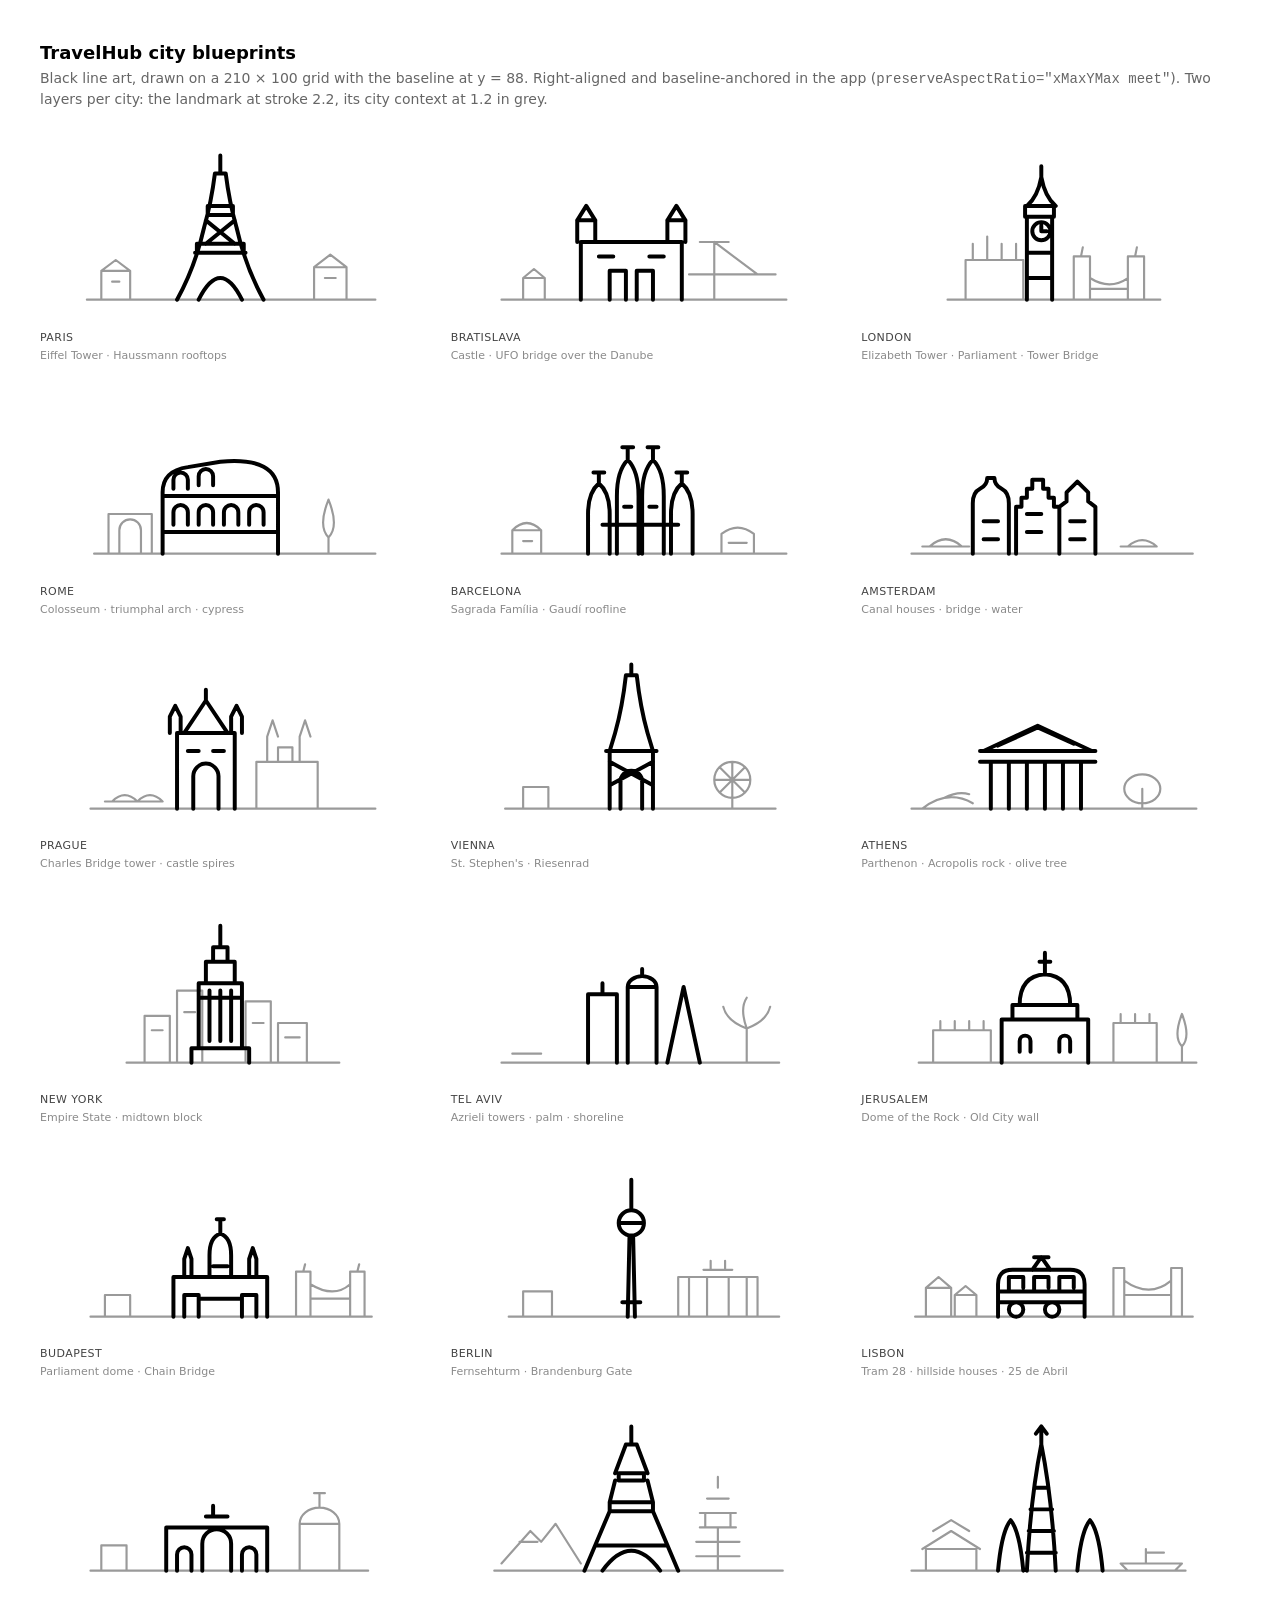
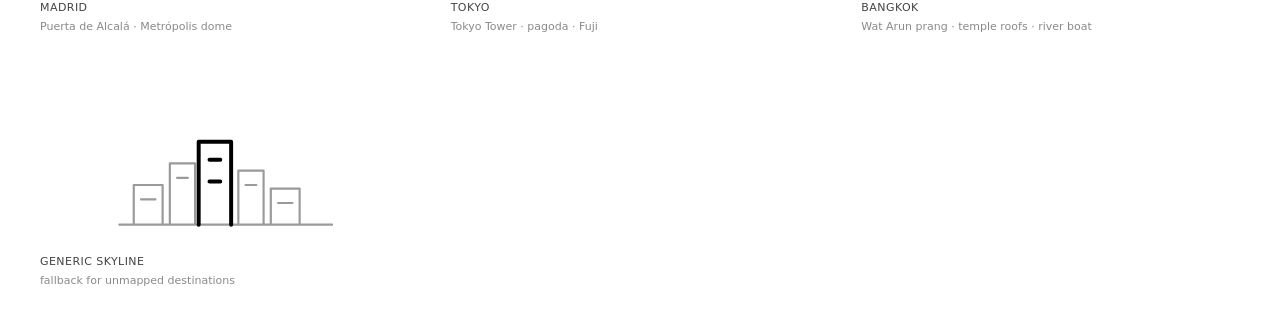
<file: design/blueprints/index.html>
<!doctype html>
<meta charset="utf-8">
<title>TravelHub — city blueprints</title>
<style>
  body { margin: 0; padding: 40px; background: #fff; color: #000;
         font: 400 14px/1.4 ui-sans-serif, system-ui, sans-serif; }
  h1 { font-size: 18px; font-weight: 600; margin: 0 0 4px; }
  p.sub { margin: 0 0 32px; color: #666; }
  .grid { display: grid; grid-template-columns: repeat(auto-fill, minmax(300px, 1fr)); gap: 32px; }
  figure { margin: 0; }
  svg { width: 100%; height: auto; display: block; }
  figcaption { margin-top: 8px; letter-spacing: .04em; text-transform: uppercase;
               font-size: 11px; color: #444; }
  figcaption span { display: block; margin-top: 3px; text-transform: none;
                    letter-spacing: 0; color: #8a8a8a; }
</style>
<h1>TravelHub city blueprints</h1>
<p class="sub">Black line art, drawn on a 210 × 100 grid with the baseline at y = 88.
Right-aligned and baseline-anchored in the app (<code>preserveAspectRatio="xMaxYMax meet"</code>).
Two layers per city: the landmark at stroke 2.2, its city context at 1.2 in grey.</p>
<div class="grid">
    <figure>
      <svg viewBox="0 0 210 100" fill="none" stroke-linecap="round" stroke-linejoin="round">
        <path d="M34 88v-16h16v16 M34 72l8-6 8 6 M40 78h4 M152 88v-18h18v18 M152 70l9-7 9 7 M158 76h6 M26 88h160" stroke="#9a9a9a" stroke-width="1.2"/>
        <path d="M100 8v10 M97 18h6 M97 18Q95 34 91 48Q86 70 76 88 M103 18Q105 34 109 48Q114 70 124 88 M93 36h14 M93 41h14 M93 36v5 M107 36v5 M92 44l16 13 M108 44l-16 13 M87 57h26 M86 62h28 M87 57v5 M113 57v5 M88 88Q100 64 112 88" stroke="#000" stroke-width="2.2"/>
      </svg>
      <figcaption>Paris<span>Eiffel Tower · Haussmann rooftops</span></figcaption>
    </figure>
    <figure>
      <svg viewBox="0 0 210 100" fill="none" stroke-linecap="round" stroke-linejoin="round">
        <path d="M146 88v-32 M138 56h16 M146 56L170 74 M132 74h48 M40 88v-12h12v12 M40 76l6-5 6 5 M28 88h158" stroke="#9a9a9a" stroke-width="1.2"/>
        <path d="M72 88V56h56v32 M72 56h56 M70 56V44h10v12 M70 44l5-8 5 8 M120 56V44h10v12 M120 44l5-8 5 8 M88 88V72h9v16 M103 88V72h9v16 M82 64h8 M110 64h8" stroke="#000" stroke-width="2.2"/>
      </svg>
      <figcaption>Bratislava<span>Castle · UFO bridge over the Danube</span></figcaption>
    </figure>
    <figure>
      <svg viewBox="0 0 210 100" fill="none" stroke-linecap="round" stroke-linejoin="round">
        <path d="M58 88v-22h32v22 M62 66v-9 M70 66v-13 M78 66v-9 M86 66v-9 M118 88v-24h9v24 M148 88v-24h9v24 M122 64l1-5 M152 64l1-5 M127 76q11 7 21 0 M127 82h21 M48 88h118" stroke="#9a9a9a" stroke-width="1.2"/>
        <path d="M92 88V42h14v46 M91 42h16 M91 36h16 M91 42v-6 M107 42v-6 M92 36Q98 31 100 20 102 31 108 36 M100 20v-6 M95 50a5 5 0 1 0 10 0 5 5 0 1 0-10 0 M100 47v3h3 M92 62h14 M92 76h14" stroke="#000" stroke-width="2.2"/>
      </svg>
      <figcaption>London<span>Elizabeth Tower · Parliament · Tower Bridge</span></figcaption>
    </figure>
    <figure>
      <svg viewBox="0 0 210 100" fill="none" stroke-linecap="round" stroke-linejoin="round">
        <path d="M38 88v-22h24v22 M38 66h24 M44 88v-13a6 6 0 0 1 12 0v13 M160 88v-9 M160 79q-6-6 0-21 6 15 0 21 M30 88h156" stroke="#9a9a9a" stroke-width="1.2"/>
        <path d="M68 88V54Q68 42 82 40l18-3Q132 34 132 54v34 M68 56h64 M68 76h64 M74 72v-7a4 4 0 0 1 8 0v7 M88 72v-7a4 4 0 0 1 8 0v7 M102 72v-7a4 4 0 0 1 8 0v7 M116 72v-7a4 4 0 0 1 8 0v7 M74 52v-5a4 4 0 0 1 8 0v5 M88 50v-5a4 4 0 0 1 8 0v5" stroke="#000" stroke-width="2.2"/>
      </svg>
      <figcaption>Rome<span>Colosseum · triumphal arch · cypress</span></figcaption>
    </figure>
    <figure>
      <svg viewBox="0 0 210 100" fill="none" stroke-linecap="round" stroke-linejoin="round">
        <path d="M34 88v-13q8-8 16 0v13 M34 75h16 M40 81h5 M150 88v-11q9-7 18 0v11 M154 82h10 M28 88h158" stroke="#9a9a9a" stroke-width="1.2"/>
        <path d="M76 88V66q0-12 6-17 6 5 6 17v22 M82 49v-6 M79 43h6 M92 88V56q0-14 6-20 6 6 6 20v32 M98 36v-7 M95 29h6 M106 88V56q0-14 6-20 6 6 6 20v32 M112 36v-7 M109 29h6 M122 88V66q0-12 6-17 6 5 6 17v22 M128 49v-6 M125 43h6 M96 62h4 M110 62h4 M84 72h42" stroke="#000" stroke-width="2.2"/>
      </svg>
      <figcaption>Barcelona<span>Sagrada Família · Gaudí roofline</span></figcaption>
    </figure>
    <figure>
      <svg viewBox="0 0 210 100" fill="none" stroke-linecap="round" stroke-linejoin="round">
        <path d="M34 84h26 M38 84q9-8 18 0 M144 84h20 M148 84q8-7 16 0 M150 88h16 M28 88h156" stroke="#9a9a9a" stroke-width="1.2"/>
        <path d="M62 88V60Q62 54 66 52 70 50 70 46h4Q74 50 78 52 82 54 82 60v28 M86 88V62h3v-5h3v-5h3v-5h6v5h3v5h3v5h3v26 M110 88V62l4-3v-5l6-6 6 6v5l4 3v26 M68 70h8 M92 66h8 M116 70h8 M68 80h8 M92 76h8 M116 80h8" stroke="#000" stroke-width="2.2"/>
      </svg>
      <figcaption>Amsterdam<span>Canal houses · bridge · water</span></figcaption>
    </figure>
    <figure>
      <svg viewBox="0 0 210 100" fill="none" stroke-linecap="round" stroke-linejoin="round">
        <path d="M120 88v-26h34v26 M120 62h34 M126 62v-14 M126 48l3-9 3 9 M144 62v-14 M144 48l3-9 3 9 M132 62v-8h8v8 M36 84h32 M40 84q7-7 14 0 M54 84q7-7 14 0 M28 88h158" stroke="#9a9a9a" stroke-width="1.2"/>
        <path d="M76 88V46h32v42 M76 46h32 M80 46l12-18 12 18 M92 28v-6 M72 46v-9l3-6 3 6v9 M106 46v-9l3-6 3 6v9 M85 88V70a7 7 0 0 1 14 0v18 M82 56h6 M96 56h6" stroke="#000" stroke-width="2.2"/>
      </svg>
      <figcaption>Prague<span>Charles Bridge tower · castle spires</span></figcaption>
    </figure>
    <figure>
      <svg viewBox="0 0 210 100" fill="none" stroke-linecap="round" stroke-linejoin="round">
        <path d="M156 88v-14 M146 72a10 10 0 1 0 20 0 10 10 0 1 0-20 0 M156 62v20 M146 72h20 M149 65l14 14 M163 65l-14 14 M40 88v-12h14v12 M40 76h14 M30 88h150" stroke="#9a9a9a" stroke-width="1.2"/>
        <path d="M100 8v6 M97 14h6 M97 14Q95 32 91 46L88 56 M103 14Q105 32 109 46l3 10 M86 56h28 M88 56v32 M112 56v32 M94 88V73a6 6 0 0 1 12 0v15 M88 62l24 13 M112 62 88 75" stroke="#000" stroke-width="2.2"/>
      </svg>
      <figcaption>Vienna<span>St. Stephen's · Riesenrad</span></figcaption>
    </figure>
    <figure>
      <svg viewBox="0 0 210 100" fill="none" stroke-linecap="round" stroke-linejoin="round">
        <path d="M156 88v-11 M146 77a10 8 0 0 1 20 0 10 8 0 0 1-20 0 M34 88q14-11 28-3 M46 82q8-4 14-2 M28 88h158" stroke="#9a9a9a" stroke-width="1.2"/>
        <path d="M72 88V62 M82 88V62 M92 88V62 M102 88V62 M112 88V62 M122 88V62 M69 62h6 M79 62h6 M89 62h6 M99 62h6 M109 62h6 M119 62h6 M66 62h64 M66 56h64 M68 56l30-14 30 14 M76 53l22-10 20 9" stroke="#000" stroke-width="2.2"/>
      </svg>
      <figcaption>Athens<span>Parthenon · Acropolis rock · olive tree</span></figcaption>
    </figure>
    <figure>
      <svg viewBox="0 0 210 100" fill="none" stroke-linecap="round" stroke-linejoin="round">
        <path d="M58 88v-26h14v26 M76 88v-40h14v40 M114 88v-34h14v34 M132 88v-22h16v22 M80 60h6 M118 66h6 M62 70h6 M136 74h8 M48 88h118" stroke="#9a9a9a" stroke-width="1.2"/>
        <path d="M84 88v-8h32v8 M88 80V44h24v36 M92 44V32h16v12 M96 32v-8h8v8 M100 24V12 M94 76V48 M100 76V48 M106 76V48 M88 52h24" stroke="#000" stroke-width="2.2"/>
      </svg>
      <figcaption>New York<span>Empire State · midtown block</span></figcaption>
    </figure>
    <figure>
      <svg viewBox="0 0 210 100" fill="none" stroke-linecap="round" stroke-linejoin="round">
        <path d="M164 88v-19 M164 69q-11-4-13-12 M164 69q11-4 13-12 M164 69q-4-11 0-17 M34 83h16 M42 88h18 M28 88h154" stroke="#9a9a9a" stroke-width="1.2"/>
        <path d="M76 88v-38h16v38 M84 50v-6 M98 88v-42h16v42 M98 46a8 6 0 0 1 16 0 M106 40v-4 M120 88l9-42 9 42" stroke="#000" stroke-width="2.2"/>
      </svg>
      <figcaption>Tel Aviv<span>Azrieli towers · palm · shoreline</span></figcaption>
    </figure>
    <figure>
      <svg viewBox="0 0 210 100" fill="none" stroke-linecap="round" stroke-linejoin="round">
        <path d="M40 88v-18h32v18 M40 70h32 M44 70v-5 M52 70v-5 M60 70v-5 M68 70v-5 M140 88v-22h24v22 M140 66h24 M144 66v-5 M152 66v-5 M160 66v-5 M178 88v-9 M178 79q-5-5 0-18 5 13 0 18 M32 88h154" stroke="#9a9a9a" stroke-width="1.2"/>
        <path d="M78 88V64h48v24 M78 64h48 M84 64v-8h36v8 M86 56h32 M88 56Q88 40 102 39 116 40 116 56 M102 39v-7 M99 32h6 M102 32v-5 M88 82v-6a3 3 0 0 1 6 0v6 M110 82v-6a3 3 0 0 1 6 0v6" stroke="#000" stroke-width="2.2"/>
      </svg>
      <figcaption>Jerusalem<span>Dome of the Rock · Old City wall</span></figcaption>
    </figure>
    <figure>
      <svg viewBox="0 0 210 100" fill="none" stroke-linecap="round" stroke-linejoin="round">
        <path d="M142 88v-25h8v25 M172 88v-25h8v25 M146 63l1-4 M176 63l1-4 M150 70q13 8 22 0 M150 78h22 M36 88v-12h14v12 M36 76h14 M28 88h156" stroke="#9a9a9a" stroke-width="1.2"/>
        <path d="M74 88V66h52v22 M74 66h52 M94 66V54q0-10 6-12 6 2 6 12v12 M100 42v-8 M98 34h4 M96 60h8 M80 66V56l2-6 2 6v10 M116 66V56l2-6 2 6v10 M80 88V76h8v12 M112 88V76h8v12 M88 78h24" stroke="#000" stroke-width="2.2"/>
      </svg>
      <figcaption>Budapest<span>Parliament dome · Chain Bridge</span></figcaption>
    </figure>
    <figure>
      <svg viewBox="0 0 210 100" fill="none" stroke-linecap="round" stroke-linejoin="round">
        <path d="M126 88v-22h44v22 M126 66h44 M132 88v-22 M142 88v-22 M154 88v-22 M164 88v-22 M140 62h16 M144 62v-5 M152 62v-5 M40 88v-14h16v14 M40 74h16 M32 88h150" stroke="#9a9a9a" stroke-width="1.2"/>
        <path d="M98 88l1-45h2l1 45 M93 36a7 7 0 1 0 14 0 7 7 0 1 0-14 0 M93 36h14 M100 29V12 M95 80h10" stroke="#000" stroke-width="2.2"/>
      </svg>
      <figcaption>Berlin<span>Fernsehturm · Brandenburg Gate</span></figcaption>
    </figure>
    <figure>
      <svg viewBox="0 0 210 100" fill="none" stroke-linecap="round" stroke-linejoin="round">
        <path d="M36 88v-16h14v16 M36 72l7-6 7 6 M52 88v-12h12v12 M52 76l6-5 6 5 M140 88v-27h6v27 M172 88v-27h6v27 M146 68q14 10 26 0 M146 76h26 M30 88h154" stroke="#9a9a9a" stroke-width="1.2"/>
        <path d="M76 88V70Q76 62 84 62h32Q124 62 124 70v18 M76 74h48 M82 74v-8h8v6 M96 74v-8h8v6 M110 74v-8h8v6 M95 62l5-7 5 7 M96 55h8 M76 80h48 M82 84a4 4 0 1 0 8 0 4 4 0 1 0-8 0 M102 84a4 4 0 1 0 8 0 4 4 0 1 0-8 0" stroke="#000" stroke-width="2.2"/>
      </svg>
      <figcaption>Lisbon<span>Tram 28 · hillside houses · 25 de Abril</span></figcaption>
    </figure>
    <figure>
      <svg viewBox="0 0 210 100" fill="none" stroke-linecap="round" stroke-linejoin="round">
        <path d="M144 88v-26h22v26 M144 62a11 9 0 0 1 22 0 M155 53v-8 M152 45h6 M34 88v-14h14v14 M34 74h14 M28 88h154" stroke="#9a9a9a" stroke-width="1.2"/>
        <path d="M70 88v-24h56v24 M70 64h56 M90 88v-15a8 8 0 0 1 16 0v15 M76 88v-9a4 4 0 0 1 8 0v9 M112 88v-9a4 4 0 0 1 8 0v9 M92 58h12 M96 58v-6" stroke="#000" stroke-width="2.2"/>
      </svg>
      <figcaption>Madrid<span>Puerta de Alcalá · Metrópolis dome</span></figcaption>
    </figure>
    <figure>
      <svg viewBox="0 0 210 100" fill="none" stroke-linecap="round" stroke-linejoin="round">
        <path d="M148 88v-24 M138 64h20 M141 64v-8h14v8 M138 56h20 M142 48h12 M148 42v-6 M136 72h24 M136 80h24 M28 84l16-18 6 6 8-10 14 22 M38 72h10 M24 88h160" stroke="#9a9a9a" stroke-width="1.2"/>
        <path d="M100 8v10 M97 18h6 M97 18L91 34 M103 18l6 16 M93 34h14 M93 38h14 M93 34v4 M107 34v4 M91 38l-3 12 M109 38l3 12 M88 50h24 M88 55h24 M88 50v5 M112 50v5 M88 55 74 88 M112 55l14 33 M80 74h40 M84 88Q100 66 116 88" stroke="#000" stroke-width="2.2"/>
      </svg>
      <figcaption>Tokyo<span>Tokyo Tower · pagoda · Fuji</span></figcaption>
    </figure>
    <figure>
      <svg viewBox="0 0 210 100" fill="none" stroke-linecap="round" stroke-linejoin="round">
        <path d="M36 88v-12h28v12 M34 76l16-10 16 10 M40 66l10-6 10 6 M144 84h34l-4 4h-26z M158 84v-8 M158 78h10 M28 88h152" stroke="#9a9a9a" stroke-width="1.2"/>
        <path d="M100 10v8 M97 12l3-4 3 4 M92 88Q94 48 100 18 106 48 108 88 M96 42h8 M94 54h12 M93 66h14 M92 78h16 M76 88q2-22 7-28 5 6 7 28 M120 88q2-22 7-28 5 6 7 28" stroke="#000" stroke-width="2.2"/>
      </svg>
      <figcaption>Bangkok<span>Wat Arun prang · temple roofs · river boat</span></figcaption>
    </figure>
    <figure>
      <svg viewBox="0 0 210 100" fill="none" stroke-linecap="round" stroke-linejoin="round">
        <path d="M52 88v-22h16v22 M72 88v-34h14v34 M110 88v-30h14v30 M128 88v-20h16v20 M76 62h6 M114 66h6 M56 74h8 M132 76h8 M44 88h118" stroke="#9a9a9a" stroke-width="1.2"/>
        <path d="M88 88v-46h18v46 M94 52h6 M94 64h6" stroke="#000" stroke-width="2.2"/>
      </svg>
      <figcaption>Generic skyline<span>fallback for unmapped destinations</span></figcaption>
    </figure>
</div>
</file>
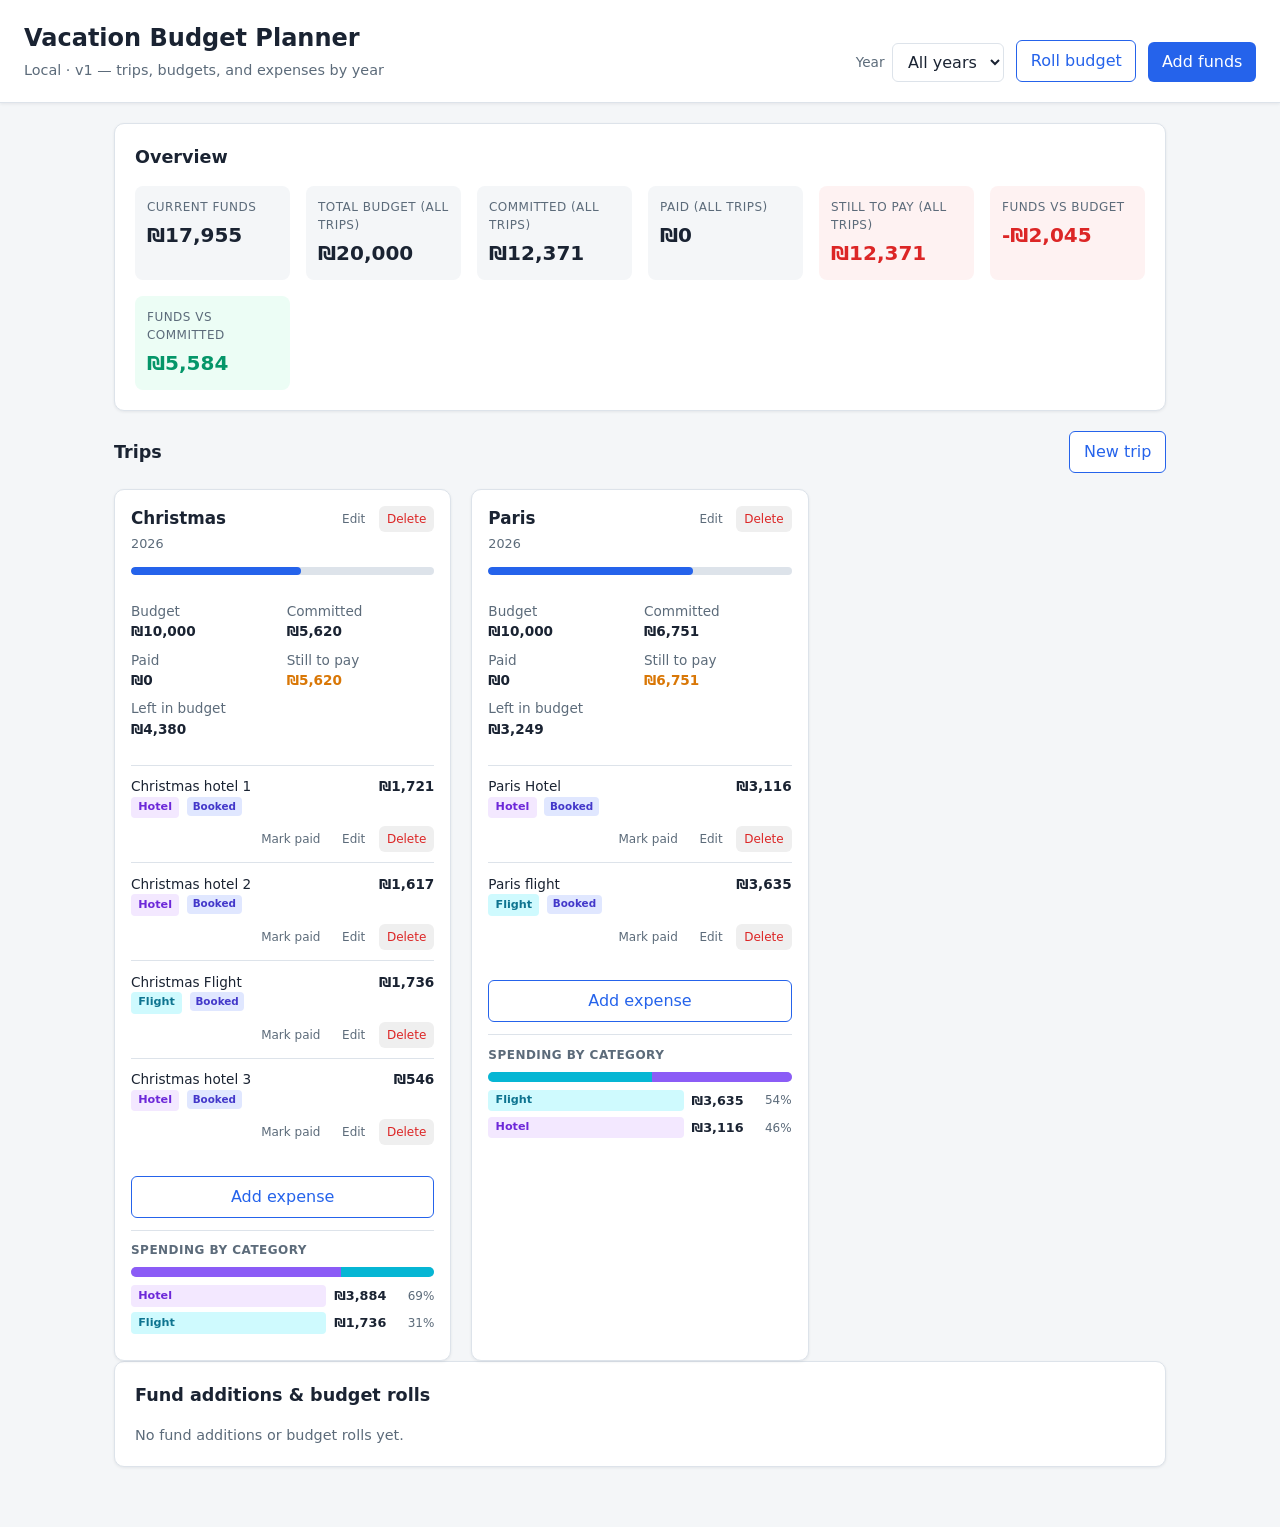
<file: archive/index.backup.html>
<!DOCTYPE html>
<html lang="en">
  <head>
    <meta charset="UTF-8" />
    <meta name="viewport" content="width=device-width, initial-scale=1.0" />
    <title>Vacation Budget Planner</title>
    <style>
:root {
  --bg: #f4f6f8;
  --surface: #ffffff;
  --text: #1a2332;
  --muted: #5c6b7a;
  --border: #dde3ea;
  --primary: #2563eb;
  --primary-hover: #1d4ed8;
  --danger: #dc2626;
  --danger-bg: #fef2f2;
  --success: #059669;
  --success-bg: #ecfdf5;
  --warn: #d97706;
  --radius: 10px;
  --shadow: 0 1px 3px rgba(26, 35, 50, 0.08);
  font-family:
    system-ui,
    -apple-system,
    "Segoe UI",
    Roboto,
    sans-serif;
}

*,
*::before,
*::after {
  box-sizing: border-box;
}

body {
  margin: 0;
  background: var(--bg);
  color: var(--text);
  line-height: 1.5;
}

.screen {
  min-height: 100vh;
  display: flex;
  align-items: center;
  justify-content: center;
  padding: 1.5rem;
}

.screen__card {
  max-width: 420px;
  background: var(--surface);
  border: 1px solid var(--border);
  border-radius: var(--radius);
  padding: 1.5rem;
  box-shadow: var(--shadow);
}

.screen__card h2 {
  margin: 0 0 0.75rem;
  font-size: 1.25rem;
}

.screen__card p {
  margin: 0 0 1rem;
  color: var(--muted);
  font-size: 0.9rem;
}

.screen__card code {
  font-size: 0.8rem;
  background: var(--bg);
  padding: 0.1rem 0.35rem;
  border-radius: 4px;
}

.screen__hint {
  margin-top: 1rem !important;
  margin-bottom: 0 !important;
  font-size: 0.85rem !important;
}

.welcome-summary {
  background: var(--bg);
  border: 1px solid var(--border);
  border-radius: 8px;
  padding: 0.75rem 1rem;
  margin-bottom: 1rem;
  font-size: 0.9rem;
}

.welcome-summary__title {
  margin: 0 0 0.5rem;
  font-weight: 600;
  font-size: 0.85rem;
}

.welcome-summary__list {
  margin: 0;
  padding-left: 1.1rem;
  color: var(--text);
}

.welcome-summary__list li {
  margin: 0.2rem 0;
}

.welcome-summary__note {
  margin: 0.5rem 0 0;
  font-size: 0.8rem;
  color: var(--muted);
}

.welcome-actions {
  display: flex;
  flex-direction: column;
  gap: 0.5rem;
}

.welcome-actions .btn--primary {
  width: 100%;
}

.share-bar {
  display: flex;
  flex-wrap: wrap;
  align-items: center;
  justify-content: space-between;
  gap: 0.75rem;
  padding: 0.65rem 1.5rem;
  background: #eff6ff;
  border-bottom: 1px solid #bfdbfe;
  font-size: 0.85rem;
}

.share-bar__text {
  margin: 0;
  flex: 1;
  min-width: 200px;
}

.share-bar__actions {
  display: flex;
  flex-wrap: wrap;
  align-items: center;
  gap: 0.5rem;
}

.sync-status {
  font-size: 0.8rem;
  color: var(--muted);
  min-width: 6rem;
}

.sync-status--ok {
  color: var(--success);
}

.sync-status--busy {
  color: var(--primary);
}

.sync-status--pending {
  color: var(--warn);
}

.sync-status--error {
  color: var(--danger);
}

.header {
  display: flex;
  flex-wrap: wrap;
  align-items: flex-end;
  justify-content: space-between;
  gap: 1rem;
  padding: 1.25rem 1.5rem;
  background: var(--surface);
  border-bottom: 1px solid var(--border);
  box-shadow: var(--shadow);
}

.header h1 {
  margin: 0;
  font-size: 1.5rem;
}

.subtitle {
  margin: 0.25rem 0 0;
  color: var(--muted);
  font-size: 0.9rem;
}

.header__controls {
  display: flex;
  flex-wrap: wrap;
  align-items: flex-end;
  gap: 0.75rem;
}

main {
  max-width: 1100px;
  margin: 0 auto;
  padding: 1.25rem 1.5rem 2.5rem;
}

.panel {
  background: var(--surface);
  border: 1px solid var(--border);
  border-radius: var(--radius);
  padding: 1.25rem;
  margin-bottom: 1.25rem;
  box-shadow: var(--shadow);
}

.panel__heading {
  margin: 0 0 1rem;
  font-size: 1.1rem;
}

.stats-grid {
  display: grid;
  grid-template-columns: repeat(auto-fit, minmax(140px, 1fr));
  gap: 1rem;
}

.stat {
  padding: 0.75rem;
  border-radius: 8px;
  background: var(--bg);
}

.stat__label {
  display: block;
  font-size: 0.75rem;
  text-transform: uppercase;
  letter-spacing: 0.04em;
  color: var(--muted);
  margin-bottom: 0.25rem;
}

.stat__value {
  font-size: 1.25rem;
  font-weight: 600;
}

.stat--warn {
  background: var(--danger-bg);
}

.stat--warn .stat__value {
  color: var(--danger);
}

.stat--ok {
  background: var(--success-bg);
}

.stat--ok .stat__value {
  color: var(--success);
}

.trips-section__head {
  display: flex;
  align-items: center;
  justify-content: space-between;
  gap: 1rem;
  margin-bottom: 1rem;
}

.trips-section__head .panel__heading {
  margin: 0;
}

.trips-grid {
  display: grid;
  grid-template-columns: repeat(auto-fill, minmax(300px, 1fr));
  gap: 1.25rem;
}

.trip-card {
  background: var(--surface);
  border: 1px solid var(--border);
  border-radius: var(--radius);
  padding: 1rem;
  box-shadow: var(--shadow);
  display: flex;
  flex-direction: column;
  gap: 0.75rem;
  overflow: hidden;
  isolation: isolate;
  position: relative;
}

.trip-card--over {
  border-color: #fca5a5;
  background: linear-gradient(to bottom, var(--danger-bg), var(--surface) 3rem);
}

.trip-card__head {
  display: flex;
  justify-content: space-between;
  align-items: flex-start;
  gap: 0.5rem;
}

.trip-card__title {
  margin: 0;
  font-size: 1.05rem;
}

.trip-card__year {
  font-size: 0.8rem;
  color: var(--muted);
  font-weight: normal;
}

.trip-card__actions {
  display: flex;
  gap: 0.35rem;
}

.progress {
  height: 8px;
  background: var(--border);
  border-radius: 4px;
  overflow: hidden;
}

.progress__bar {
  height: 100%;
  background: var(--primary);
  border-radius: 4px;
  transition: width 0.2s ease;
}

.progress__bar--over {
  background: var(--danger);
  width: 100% !important;
}

.trip-metrics {
  display: grid;
  grid-template-columns: repeat(3, 1fr);
  gap: 0.5rem;
  font-size: 0.85rem;
}

.trip-metrics--payment {
  grid-template-columns: repeat(2, 1fr);
}

.trip-metrics__due {
  color: var(--warn);
  font-weight: 600;
}

.trip-metrics dt {
  color: var(--muted);
  margin: 0;
}

.trip-metrics dd {
  margin: 0;
  font-weight: 600;
}

.over-badge {
  display: inline-block;
  font-size: 0.7rem;
  font-weight: 600;
  color: var(--danger);
  background: var(--danger-bg);
  padding: 0.15rem 0.45rem;
  border-radius: 4px;
  margin-top: 0.25rem;
}

.expense-list {
  list-style: none;
  margin: 0;
  padding: 0;
  border-top: 1px solid var(--border);
}

.btn-add-expense--card {
  width: 100%;
  margin-top: 0.5rem;
}

.expense-item {
  display: flex;
  flex-direction: column;
  gap: 0.5rem;
  padding: 0.65rem 0;
  border-bottom: 1px solid var(--border);
  font-size: 0.85rem;
}

.expense-item__row {
  display: flex;
  align-items: flex-start;
  justify-content: space-between;
  gap: 0.75rem;
}

.expense-item__info {
  flex: 1;
  min-width: 0;
}

.expense-item:last-child {
  border-bottom: none;
}

.expense-item--paid {
  background: var(--success-bg);
  margin: 0;
  padding: 0.65rem 0.35rem;
  border-radius: 6px;
  border-left: 3px solid var(--success);
}

.expense-item--paid .btn--ghost {
  color: var(--text);
  background: rgba(255, 255, 255, 0.9);
  border: 1px solid var(--border);
}

.expense-item--paid .btn--ghost:hover {
  background: #fff;
}

.expense-item__label {
  font-weight: 500;
}

.expense-item__paid-line {
  font-size: 0.75rem;
  color: var(--muted);
  margin-top: 0.15rem;
}

.payment-status {
  display: inline-block;
  font-size: 0.65rem;
  font-weight: 600;
  padding: 0.1rem 0.35rem;
  border-radius: 4px;
  margin-left: 0.25rem;
  vertical-align: middle;
}

.payment-status--planned {
  background: #f3f4f6;
  color: #6b7280;
}

.payment-status--booked {
  background: #e0e7ff;
  color: #4338ca;
}

.payment-status--paid {
  background: var(--success-bg);
  color: var(--success);
}

.payment-status--partial {
  background: #fef3c7;
  color: #b45309;
}

.expense-item__meta {
  color: var(--muted);
  font-size: 0.75rem;
}

.category-tag {
  display: inline-block;
  font-size: 0.7rem;
  font-weight: 600;
  padding: 0.15rem 0.45rem;
  border-radius: 4px;
  white-space: nowrap;
  background: var(--cat-bg, #f3f4f6);
  color: var(--cat-fg, #4b5563);
}

.category-tag[data-category="Hotel"] {
  --cat-bg: #f3e8ff;
  --cat-fg: #6d28d9;
}

.category-tag[data-category="Flight"] {
  --cat-bg: #cffafe;
  --cat-fg: #0e7490;
}

.category-tag[data-category="Food"] {
  --cat-bg: #ffedd5;
  --cat-fg: #c2410c;
}

.category-tag[data-category="Transport"] {
  --cat-bg: #d1fae5;
  --cat-fg: #047857;
}

.category-tag[data-category="Activities"] {
  --cat-bg: #fef3c7;
  --cat-fg: #b45309;
}

.category-tag[data-category="Other"] {
  --cat-bg: #f3f4f6;
  --cat-fg: #4b5563;
}

.category-breakdown {
  padding: 0.65rem 0;
  border-top: 1px solid var(--border);
}

.category-breakdown__title {
  margin: 0 0 0.5rem;
  font-size: 0.75rem;
  font-weight: 600;
  text-transform: uppercase;
  letter-spacing: 0.04em;
  color: var(--muted);
}

.category-breakdown__bar {
  display: flex;
  height: 10px;
  border-radius: 5px;
  overflow: hidden;
  background: var(--border);
  margin-bottom: 0.5rem;
}

.category-breakdown__segment {
  min-width: 2px;
  transition: width 0.2s ease;
  background: var(--cat-bar, #9ca3af);
}

.category-breakdown__segment[data-category="Hotel"] {
  --cat-bar: #8b5cf6;
}

.category-breakdown__segment[data-category="Flight"] {
  --cat-bar: #06b6d4;
}

.category-breakdown__segment[data-category="Food"] {
  --cat-bar: #f97316;
}

.category-breakdown__segment[data-category="Transport"] {
  --cat-bar: #10b981;
}

.category-breakdown__segment[data-category="Activities"] {
  --cat-bar: #eab308;
}

.category-breakdown__segment[data-category="Other"] {
  --cat-bar: #6b7280;
}

.category-breakdown__list {
  list-style: none;
  margin: 0;
  padding: 0;
  display: flex;
  flex-direction: column;
  gap: 0.35rem;
}

.category-breakdown__row {
  display: grid;
  grid-template-columns: 1fr auto auto;
  gap: 0.5rem;
  align-items: center;
  font-size: 0.8rem;
}

.category-breakdown__amount {
  font-weight: 600;
  color: var(--text);
}

.category-breakdown__pct {
  color: var(--muted);
  font-size: 0.75rem;
  min-width: 2.5rem;
  text-align: right;
}

.expense-item__amount {
  font-weight: 600;
  text-align: right;
}

.expense-item__actions {
  display: flex;
  flex-wrap: wrap;
  gap: 0.35rem;
  justify-content: flex-end;
  position: relative;
  z-index: 2;
  max-width: 100%;
}

.history-list {
  list-style: none;
  margin: 0;
  padding: 0;
}

.history-item {
  display: flex;
  justify-content: space-between;
  gap: 1rem;
  padding: 0.5rem 0;
  border-bottom: 1px solid var(--border);
  font-size: 0.9rem;
}

.history-item:last-child {
  border-bottom: none;
}

.history-item--roll strong {
  color: var(--primary);
}

.empty-state {
  color: var(--muted);
  font-size: 0.9rem;
  margin: 0;
}

.field {
  display: flex;
  flex-direction: column;
  gap: 0.35rem;
  margin-bottom: 0.85rem;
}

.field--inline {
  flex-direction: row;
  align-items: center;
  gap: 0.5rem;
  margin-bottom: 0;
}

.field__label {
  font-size: 0.85rem;
  font-weight: 500;
  color: var(--muted);
}

.field--inline .field__label {
  white-space: nowrap;
}

input,
select {
  font: inherit;
  padding: 0.5rem 0.65rem;
  border: 1px solid var(--border);
  border-radius: 6px;
  background: var(--surface);
  color: var(--text);
}

input:focus,
select:focus {
  outline: 2px solid var(--primary);
  outline-offset: 1px;
}

.btn {
  font: inherit;
  cursor: pointer;
  border: none;
  border-radius: 6px;
  padding: 0.5rem 0.85rem;
  font-weight: 500;
}

.btn--primary {
  background: var(--primary);
  color: #fff;
}

.btn--primary:hover {
  background: var(--primary-hover);
}

.btn--secondary {
  background: var(--surface);
  color: var(--primary);
  border: 1px solid var(--primary);
}

.btn--secondary:hover {
  background: #eff6ff;
}

.btn--ghost {
  background: transparent;
  color: var(--muted);
}

.btn--ghost:hover {
  background: var(--bg);
}

.btn--small {
  padding: 0.25rem 0.5rem;
  font-size: 0.75rem;
}

.btn--danger {
  color: var(--danger);
}

.btn--danger:hover {
  background: var(--danger-bg);
}

.dialog {
  border: none;
  border-radius: var(--radius);
  padding: 0;
  max-width: 400px;
  width: calc(100% - 2rem);
  box-shadow: 0 8px 30px rgba(26, 35, 50, 0.15);
}

.dialog--wide {
  max-width: 480px;
}

.dialog__hint {
  margin: 0 0 1rem;
  font-size: 0.85rem;
  color: var(--muted);
  line-height: 1.45;
}

.roll-years {
  display: grid;
  grid-template-columns: 1fr 1fr;
  gap: 0.75rem;
}

.roll-preview {
  background: var(--bg);
  border: 1px solid var(--border);
  border-radius: 8px;
  padding: 0.75rem;
  margin-bottom: 0.85rem;
  font-size: 0.85rem;
}

.roll-preview__title {
  margin: 0 0 0.5rem;
  font-weight: 600;
  font-size: 0.8rem;
}

.roll-preview__list {
  list-style: none;
  margin: 0;
  padding: 0;
}

.roll-preview__list li {
  display: flex;
  justify-content: space-between;
  gap: 0.5rem;
  padding: 0.25rem 0;
  border-bottom: 1px solid var(--border);
}

.roll-preview__list li:last-child {
  border-bottom: none;
}

.roll-preview__total {
  margin-top: 0.5rem;
  padding-top: 0.5rem;
  border-top: 1px solid var(--border);
  font-weight: 600;
}

.roll-preview--warn {
  background: var(--danger-bg);
  border-color: #fca5a5;
  color: var(--danger);
}

.fieldset {
  border: none;
  padding: 0;
  margin-bottom: 0.85rem;
}

.fieldset legend {
  margin-bottom: 0.5rem;
}

.radio {
  display: flex;
  align-items: flex-start;
  gap: 0.5rem;
  font-size: 0.9rem;
  margin-bottom: 0.4rem;
  cursor: pointer;
}

.radio input {
  margin-top: 0.2rem;
}

.dialog::backdrop {
  background: rgba(26, 35, 50, 0.4);
}

.dialog form {
  padding: 1.25rem;
}

.dialog__title {
  margin: 0 0 1rem;
  font-size: 1.1rem;
}

.dialog__actions {
  display: flex;
  justify-content: flex-end;
  gap: 0.5rem;
  margin-top: 0.5rem;
}

@media (max-width: 600px) {
  .header {
    padding: 1rem;
  }

  main {
    padding: 1rem;
  }

}
    </style>
  </head>
  <body>
    <header class="header">
      <div class="header__title">
        <h1>Vacation Budget Planner</h1>
        <p class="subtitle">Local · v1 — trips, budgets, and expenses by year</p>
      </div>
      <div class="header__controls">
        <label class="field field--inline">
          <span class="field__label">Year</span>
          <select id="year-filter" aria-label="Filter by year"></select>
        </label>
        <button type="button" id="btn-roll-budget" class="btn btn--secondary">
          Roll budget
        </button>
        <button type="button" id="btn-add-funds" class="btn btn--primary">
          Add funds
        </button>
      </div>
    </header>

    <main>
      <section class="panel panel--global" aria-labelledby="global-heading">
        <h2 id="global-heading" class="panel__heading">Overview</h2>
        <div id="global-stats" class="stats-grid"></div>
      </section>

      <section class="trips-section" aria-labelledby="trips-heading">
        <div class="trips-section__head">
          <h2 id="trips-heading" class="panel__heading">Trips</h2>
          <button type="button" id="btn-add-trip" class="btn btn--secondary">
            New trip
          </button>
        </div>
        <div id="trips-list" class="trips-grid"></div>
        <p id="trips-empty" class="empty-state" hidden>
          No trips for this year. Create one to start tracking.
        </p>
      </section>

      <section class="panel panel--history" aria-labelledby="funds-heading">
        <h2 id="funds-heading" class="panel__heading">Fund additions &amp; budget rolls</h2>
        <ul id="fund-history" class="history-list"></ul>
        <p id="fund-history-empty" class="empty-state" hidden>
          No fund additions or budget rolls yet.
        </p>
      </section>
    </main>

    <dialog id="dialog-funds" class="dialog">
      <form id="form-funds" method="dialog">
        <h3 class="dialog__title">Add to vacation funds</h3>
        <label class="field">
          <span class="field__label">Amount (₪)</span>
          <input type="number" name="amount" min="0.01" step="0.01" required />
        </label>
        <label class="field">
          <span class="field__label">Date</span>
          <input type="date" name="date" required />
        </label>
        <label class="field">
          <span class="field__label">Note (optional)</span>
          <input type="text" name="note" maxlength="200" />
        </label>
        <div class="dialog__actions">
          <button type="button" class="btn btn--ghost" data-dialog-close>
            Cancel
          </button>
          <button type="submit" class="btn btn--primary">Add</button>
        </div>
      </form>
    </dialog>

    <dialog id="dialog-trip" class="dialog">
      <form id="form-trip" method="dialog">
        <h3 class="dialog__title" id="trip-dialog-title">New trip</h3>
        <input type="hidden" name="tripId" />
        <label class="field">
          <span class="field__label">Trip name</span>
          <input type="text" name="name" required maxlength="80" />
        </label>
        <label class="field">
          <span class="field__label">Year</span>
          <input type="number" name="year" min="2000" max="2100" required />
        </label>
        <label class="field">
          <span class="field__label">Budget (₪)</span>
          <input type="number" name="budget" min="0" step="0.01" required />
        </label>
        <div class="dialog__actions">
          <button type="button" class="btn btn--ghost" data-dialog-close>
            Cancel
          </button>
          <button type="submit" class="btn btn--primary">Save</button>
        </div>
      </form>
    </dialog>

    <dialog id="dialog-roll" class="dialog dialog--wide">
      <form id="form-roll" method="dialog">
        <h3 class="dialog__title">Roll budget between years</h3>
        <p class="dialog__hint">
          Move unspent trip budget from one year to another. Source trip
          budgets are reduced; destination trip budgets or vacation funds
          increase.
        </p>
        <div class="roll-years">
          <label class="field">
            <span class="field__label">From year</span>
            <select name="fromYear" id="roll-from-year" required></select>
          </label>
          <label class="field">
            <span class="field__label">To year</span>
            <select name="toYear" id="roll-to-year" required></select>
          </label>
        </div>
        <div id="roll-preview" class="roll-preview" aria-live="polite"></div>
        <label class="field">
          <span class="field__label">Amount to roll (₪)</span>
          <input
            type="number"
            name="amount"
            id="roll-amount"
            min="0.01"
            step="0.01"
            required
          />
          <button type="button" id="roll-use-max" class="btn btn--small btn--ghost">
            Use all available
          </button>
        </label>
        <fieldset class="field fieldset">
          <legend class="field__label">Apply rolled amount to</legend>
          <label class="radio">
            <input type="radio" name="target" value="trips" checked />
            Trip budgets in destination year (split evenly)
          </label>
          <label class="radio">
            <input type="radio" name="target" value="funds" />
            Vacation funds (shared pool)
          </label>
        </fieldset>
        <label class="field">
          <span class="field__label">Date</span>
          <input type="date" name="date" required />
        </label>
        <label class="field">
          <span class="field__label">Note (optional)</span>
          <input type="text" name="note" maxlength="200" />
        </label>
        <div class="dialog__actions">
          <button type="button" class="btn btn--ghost" data-dialog-close>
            Cancel
          </button>
          <button type="submit" class="btn btn--primary" id="roll-submit">
            Roll budget
          </button>
        </div>
      </form>
    </dialog>

    <dialog id="dialog-expense" class="dialog">
      <form id="form-expense" method="dialog">
        <h3 class="dialog__title">Add expense</h3>
        <input type="hidden" name="tripId" />
        <input type="hidden" name="expenseId" />
        <label class="field">
          <span class="field__label">Description</span>
          <input type="text" name="label" required maxlength="120" />
        </label>
        <label class="field">
          <span class="field__label">Category</span>
          <select name="category" required>
            <option value="Hotel">Hotel</option>
            <option value="Flight">Flight</option>
            <option value="Food">Food</option>
            <option value="Transport">Transport</option>
            <option value="Activities">Activities</option>
            <option value="Other">Other</option>
          </select>
        </label>
        <label class="field">
          <span class="field__label">Amount (₪)</span>
          <input type="number" name="amount" id="expense-amount" min="0.01" step="0.01" required />
        </label>
        <label class="field">
          <span class="field__label">Payment status</span>
          <select name="status" required>
            <option value="planned">Planned</option>
            <option value="booked" selected>Booked</option>
            <option value="paid">Paid</option>
          </select>
        </label>
        <label class="field">
          <span class="field__label">Amount paid (₪)</span>
          <input type="number" name="amountPaid" min="0" step="0.01" value="0" />
        </label>
        <label class="field" id="expense-paid-date-wrap" hidden>
          <span class="field__label">Paid date (optional)</span>
          <input type="date" name="paidDate" />
        </label>
        <label class="field">
          <span class="field__label">Booking date (optional)</span>
          <input type="date" name="date" />
        </label>
        <div class="dialog__actions">
          <button type="button" class="btn btn--ghost" data-dialog-close>
            Cancel
          </button>
          <button type="submit" class="btn btn--primary">Save</button>
        </div>
      </form>
    </dialog>

    <script>
const STORAGE_KEY = "vacation-budget-planner-v1";

const CATEGORIES = [
  "Hotel",
  "Flight",
  "Food",
  "Transport",
  "Activities",
  "Other",
];

const PAYMENT_STATUSES = ["planned", "booked", "paid"];


function normalizeCategory(category) {
  const match = CATEGORIES.find(
    (c) => c.toLowerCase() === String(category || "").toLowerCase()
  );
  return match || "Other";
}

function categoryDataAttr(category) {
  return `data-category="${escapeHtml(normalizeCategory(category))}"`;
}

function categoryBreakdown(trip) {
  const totals = {};
  for (const e of trip.expenses) {
    const cat = normalizeCategory(e.category);
    totals[cat] = (totals[cat] || 0) + Number(e.amount);
  }
  const spent = tripSpent(trip);
  return Object.entries(totals)
    .map(([category, amount]) => ({
      category,
      amount,
      percent: spent > 0 ? (amount / spent) * 100 : 0,
    }))
    .sort((a, b) => b.amount - a.amount);
}

function renderCategoryBreakdown(trip, spent) {
  if (spent <= 0) return "";

  const rows = categoryBreakdown(trip);
  const barSegments = rows
    .map(
      (r) =>
        `<div class="category-breakdown__segment" ${categoryDataAttr(r.category)} style="width: ${r.percent.toFixed(1)}%" title="${escapeHtml(r.category)} ${r.percent.toFixed(0)}%"></div>`
    )
    .join("");

  const listItems = rows
    .map(
      (r) => `
      <li class="category-breakdown__row">
        <span class="category-tag" ${categoryDataAttr(r.category)}>${escapeHtml(normalizeCategory(r.category))}</span>
        <span class="category-breakdown__amount">${formatMoney(r.amount)}</span>
        <span class="category-breakdown__pct">${r.percent.toFixed(0)}%</span>
      </li>`
    )
    .join("");

  return `
    <div class="category-breakdown">
      <p class="category-breakdown__title">Spending by category</p>
      <div class="category-breakdown__bar" role="img" aria-label="Expense mix by category">${barSegments}</div>
      <ul class="category-breakdown__list">${listItems}</ul>
    </div>`;
}

const SEED_DATA = {
  currentFunds: 17955,
  fundHistory: [],
  trips: [
    {
      id: "trip-paris-2026",
      name: "Paris",
      year: 2026,
      budget: 10000,
      expenses: [
        {
          id: "exp-paris-hotel",
          label: "Paris Hotel",
          category: "Hotel",
          amount: 3116,
          date: "",
          status: "booked",
          amountPaid: 0,
          paidDate: "",
        },
        {
          id: "exp-paris-flight",
          label: "Paris flight",
          category: "Flight",
          amount: 3635,
          date: "",
          status: "booked",
          amountPaid: 0,
          paidDate: "",
        },
      ],
    },
    {
      id: "trip-christmas-2026",
      name: "Christmas",
      year: 2026,
      budget: 10000,
      expenses: [
        {
          id: "exp-xmas-hotel-1",
          label: "Christmas hotel 1",
          category: "Hotel",
          amount: 1721,
          date: "",
          status: "booked",
          amountPaid: 0,
          paidDate: "",
        },
        {
          id: "exp-xmas-hotel-2",
          label: "Christmas hotel 2",
          category: "Hotel",
          amount: 1617,
          date: "",
          status: "booked",
          amountPaid: 0,
          paidDate: "",
        },
        {
          id: "exp-xmas-flight",
          label: "Christmas Flight",
          category: "Flight",
          amount: 1736,
          date: "",
          status: "booked",
          amountPaid: 0,
          paidDate: "",
        },
        {
          id: "exp-xmas-hotel-3",
          label: "Christmas hotel 3",
          category: "Hotel",
          amount: 546,
          date: "",
          status: "booked",
          amountPaid: 0,
          paidDate: "",
        },
      ],
    },
  ],
};

let state = loadState();
let selectedYear = "all";

const $ = (id) => document.getElementById(id);

function uid(prefix) {
  return `${prefix}-${crypto.randomUUID().slice(0, 8)}`;
}

function normalizeExpense(exp) {
  const amount = Math.max(0, Number(exp.amount) || 0);
  let amountPaid = Math.min(amount, Math.max(0, Number(exp.amountPaid) || 0));
  let status = PAYMENT_STATUSES.includes(exp.status) ? exp.status : "booked";
  let paidDate = exp.paidDate || "";

  if (status === "paid" && amount > 0) {
    amountPaid = amount;
  } else if (status === "planned" || status === "booked") {
    if (amountPaid >= amount && amount > 0) amountPaid = 0;
    if (amountPaid === 0) paidDate = "";
  } else if (amount > 0 && amountPaid >= amount) {
    status = "paid";
    amountPaid = amount;
  }

  if (amountPaid > 0 && amountPaid < amount && status === "paid") {
    status = "booked";
  }
  if (amountPaid === 0) paidDate = "";

  return {
    id: exp.id,
    label: exp.label || "",
    category: normalizeCategory(exp.category),
    amount,
    date: exp.date || "",
    status,
    amountPaid,
    paidDate,
  };
}

function normalizeState(data) {
  if (!Array.isArray(data.fundHistory)) data.fundHistory = [];
  if (!Array.isArray(data.rollHistory)) data.rollHistory = [];
  if (Array.isArray(data.trips)) {
    for (const trip of data.trips) {
      if (!Array.isArray(trip.expenses)) trip.expenses = [];
      trip.expenses = trip.expenses.map(normalizeExpense);
    }
  }
  return data;
}

function loadState() {
  try {
    const raw = localStorage.getItem(STORAGE_KEY);
    if (raw) {
      const parsed = JSON.parse(raw);
      if (parsed && Array.isArray(parsed.trips)) {
        return normalizeState(parsed);
      }
    }
  } catch {
    /* use seed */
  }
  return normalizeState(structuredClone(SEED_DATA));
}

function saveState() {
  localStorage.setItem(STORAGE_KEY, JSON.stringify(state));
}

function formatMoney(n) {
  return new Intl.NumberFormat("en-IL", {
    style: "currency",
    currency: "ILS",
    minimumFractionDigits: 0,
    maximumFractionDigits: 2,
  }).format(n);
}

function tripCommitted(trip) {
  return trip.expenses.reduce((sum, e) => sum + Number(e.amount), 0);
}

function tripSpent(trip) {
  return tripCommitted(trip);
}

function tripPaid(trip) {
  return trip.expenses.reduce((sum, e) => sum + Number(e.amountPaid), 0);
}

function tripDue(trip) {
  return trip.expenses.reduce(
    (sum, e) => sum + Math.max(0, Number(e.amount) - Number(e.amountPaid)),
    0
  );
}

function expenseDisplayStatus(exp) {
  const amount = Number(exp.amount);
  const paid = Number(exp.amountPaid) || 0;
  if (amount > 0 && paid >= amount) return "paid";
  if (paid > 0 && paid < amount) return "partial";
  return exp.status || "booked";
}

function paymentStatusLabel(exp) {
  const display = expenseDisplayStatus(exp);
  if (display === "partial") return "Partial";
  if (display === "paid") return "Paid";
  if (display === "planned") return "Planned";
  return "Booked";
}

function expenseFormField(form, name) {
  return form.elements[name];
}

function buildExpenseFromForm(form) {
  const amount = Number(expenseFormField(form, "amount").value);
  const label = expenseFormField(form, "label").value.trim();
  const category = expenseFormField(form, "category").value;
  const date = expenseFormField(form, "date").value;
  let status = expenseFormField(form, "status").value;
  let amountPaid = Math.min(
    amount,
    Math.max(0, Number(expenseFormField(form, "amountPaid").value) || 0)
  );
  let paidDate = expenseFormField(form, "paidDate").value;

  if (!label || !CATEGORIES.includes(category) || amount <= 0) return null;

  if (status === "paid") {
    amountPaid = amount;
    if (!paidDate) paidDate = todayISO();
  } else {
    amountPaid = Math.min(amount, Math.max(0, amountPaid));
    if (amountPaid >= amount && amount > 0) {
      amountPaid = 0;
      paidDate = "";
    } else if (amountPaid === 0) {
      paidDate = "";
    }
  }

  return normalizeExpense({
    label,
    category,
    amount,
    date,
    status,
    amountPaid,
    paidDate,
  });
}

function syncExpensePaidDateVisibility() {
  const form = $("form-expense");
  if (!form) return;
  const wrap = $("expense-paid-date-wrap");
  const amountPaid = Number(expenseFormField(form, "amountPaid")?.value) || 0;
  if (wrap) wrap.hidden = amountPaid <= 0;
}

function getYears() {
  const years = new Set(state.trips.map((t) => t.year));
  return [...years].sort((a, b) => b - a);
}

function tripsForFilter() {
  if (selectedYear === "all") return [...state.trips];
  const y = Number(selectedYear);
  return state.trips.filter((t) => t.year === y);
}

function totalsForTrips(trips) {
  const totalBudget = trips.reduce((s, t) => s + Number(t.budget), 0);
  const totalCommitted = trips.reduce((s, t) => s + tripCommitted(t), 0);
  const totalPaid = trips.reduce((s, t) => s + tripPaid(t), 0);
  const totalDue = trips.reduce((s, t) => s + tripDue(t), 0);
  return {
    totalBudget,
    totalSpent: totalCommitted,
    totalCommitted,
    totalPaid,
    totalDue,
  };
}

function tripsInYear(year) {
  return state.trips.filter((t) => t.year === year);
}

function yearRolloverDetails(year) {
  return tripsInYear(year)
    .map((trip) => {
      const spent = tripSpent(trip);
      const remaining = Math.max(0, Number(trip.budget) - spent);
      return { trip, spent, remaining };
    })
    .filter((d) => d.remaining > 0);
}

function yearRolloverAvailable(year) {
  return yearRolloverDetails(year).reduce((s, d) => s + d.remaining, 0);
}

function getRollYears() {
  const years = getYears();
  const next = new Date().getFullYear() + 1;
  if (!years.includes(next)) years.unshift(next);
  return years;
}

function getRollTarget(form) {
  return form.querySelector('input[name="target"]:checked')?.value || "trips";
}

function distributeAmount(amount, weights) {
  if (weights.length === 0 || amount <= 0) return [];
  const total = weights.reduce((s, w) => s + w, 0);
  if (total <= 0) {
    const each = amount / weights.length;
    return weights.map(() => each);
  }
  const raw = weights.map((w) => (w / total) * amount);
  const rounded = raw.map((v) => Math.round(v * 100) / 100);
  let diff = Math.round((amount - rounded.reduce((s, v) => s + v, 0)) * 100) / 100;
  let i = 0;
  while (Math.abs(diff) >= 0.01 && i < 1000) {
    rounded[i % rounded.length] =
      Math.round((rounded[i % rounded.length] + (diff > 0 ? 0.01 : -0.01)) * 100) /
      100;
    diff = Math.round((amount - rounded.reduce((s, v) => s + v, 0)) * 100) / 100;
    i += 1;
  }
  return rounded;
}

function reduceSourceBudgets(details, amount) {
  const weights = details.map((d) => d.remaining);
  const shares = distributeAmount(amount, weights);
  details.forEach((d, i) => {
    const spent = tripSpent(d.trip);
    d.trip.budget = Math.max(spent, Number(d.trip.budget) - shares[i]);
  });
}

function renderRollPreview() {
  const preview = $("roll-preview");
  const form = $("form-roll");
  const fromYear = Number(form.fromYear.value);
  const toYear = Number(form.toYear.value);
  const target = getRollTarget(form);
  const amount = Number($("roll-amount").value) || 0;

  if (!fromYear || !toYear) {
    preview.innerHTML = "";
    return;
  }

  if (fromYear === toYear) {
    preview.className = "roll-preview roll-preview--warn";
    preview.innerHTML =
      "<p>Choose different years for the roll.</p>";
    $("roll-submit").disabled = true;
    return;
  }

  const sourceDetails = yearRolloverDetails(fromYear);
  const available = sourceDetails.reduce((s, d) => s + d.remaining, 0);
  const destTrips = tripsInYear(toYear);

  let html = `<p class="roll-preview__title">Available in ${fromYear}</p>`;

  if (sourceDetails.length === 0) {
    html += "<p>No unspent trip budget in this year.</p>";
    preview.className = "roll-preview roll-preview--warn";
    preview.innerHTML = html;
    $("roll-submit").disabled = true;
    return;
  }

  html += `<ul class="roll-preview__list">${sourceDetails
    .map(
      (d) =>
        `<li><span>${escapeHtml(d.trip.name)}</span><span>${formatMoney(d.remaining)}</span></li>`
    )
    .join("")}</ul>`;
  html += `<p class="roll-preview__total">Total available: ${formatMoney(available)}</p>`;

  if (target === "trips") {
    if (destTrips.length === 0) {
      html += `<p class="roll-preview--warn" style="margin-top:0.5rem">No trips in ${toYear}. Create trips or apply to vacation funds.</p>`;
    } else {
      const each = amount > 0 ? amount / destTrips.length : 0;
      html += `<p class="roll-preview__title" style="margin-top:0.75rem">Destination ${toYear} (even split)</p>`;
      html += `<ul class="roll-preview__list">${destTrips
        .map(
          (t) =>
            `<li><span>${escapeHtml(t.name)}</span><span>+${formatMoney(each)}</span></li>`
        )
        .join("")}</ul>`;
    }
  } else {
    html += `<p style="margin-top:0.5rem">Adds <strong>${formatMoney(amount)}</strong> to vacation funds.</p>`;
  }

  const invalidAmount = amount <= 0 || amount > available + 0.001;
  if (invalidAmount && amount > 0) {
    html += `<p class="roll-preview--warn" style="margin-top:0.5rem">Amount cannot exceed ${formatMoney(available)}.</p>`;
  }

  preview.className = "roll-preview";
  preview.innerHTML = html;

  const canSubmit =
    available > 0 &&
    amount > 0 &&
    amount <= available + 0.001 &&
    (target === "funds" || destTrips.length > 0);
  $("roll-submit").disabled = !canSubmit;
}

function populateRollYearSelects() {
  const years = getRollYears();
  const opts = years.map((y) => `<option value="${y}">${y}</option>`).join("");
  $("roll-from-year").innerHTML = opts;
  $("roll-to-year").innerHTML = opts;

  const from = $("roll-from-year");
  const to = $("roll-to-year");
  if (years.length >= 2) {
    from.value = String(years[1] ?? years[0]);
    to.value = String(years[0]);
  }
}

function openRollDialog() {
  const form = $("form-roll");
  form.reset();
  form.date.value = todayISO();
  populateRollYearSelects();

  const fromYear = Number(form.fromYear.value);
  const available = yearRolloverAvailable(fromYear);
  $("roll-amount").value = available > 0 ? available.toFixed(2) : "";
  const tripsRadio = form.querySelector('input[name="target"][value="trips"]');
  if (tripsRadio) tripsRadio.checked = true;

  renderRollPreview();
  openDialog($("dialog-roll"));
}

function handleRollSubmit(e) {
  e.preventDefault();
  const form = e.target;
  const fromYear = Number(form.fromYear.value);
  const toYear = Number(form.toYear.value);
  const amount = Number(form.amount.value);
  const target = getRollTarget(form);
  const date = form.date.value;
  const note = form.note.value.trim();

  if (fromYear === toYear || amount <= 0) return;

  const sourceDetails = yearRolloverDetails(fromYear);
  const available = sourceDetails.reduce((s, d) => s + d.remaining, 0);
  if (amount > available + 0.001) return;

  const destTrips = tripsInYear(toYear);
  if (target === "trips" && destTrips.length === 0) return;

  const summary = `Rolled ${formatMoney(amount)} from ${fromYear} to ${toYear}`;
  if (
    !confirm(
      `${summary}\n\nSource trip budgets will be reduced. Continue?`
    )
  ) {
    return;
  }

  reduceSourceBudgets(sourceDetails, amount);

  if (target === "funds") {
    state.currentFunds += amount;
    state.fundHistory.push({
      id: uid("fund"),
      amount,
      date,
      note: note || `Rollover from ${fromYear} to ${toYear}`,
      type: "rollover",
    });
  } else {
    const shares = distributeAmount(
      amount,
      destTrips.map(() => 1)
    );
    destTrips.forEach((trip, i) => {
      trip.budget = Number(trip.budget) + shares[i];
    });
  }

  if (!state.rollHistory) state.rollHistory = [];
  state.rollHistory.push({
    id: uid("roll"),
    fromYear,
    toYear,
    amount,
    date,
    target,
    note: note || (target === "funds" ? "To vacation funds" : "To trip budgets"),
  });

  saveState();
  render();
  closeDialog($("dialog-roll"));
}

function todayISO() {
  return new Date().toISOString().slice(0, 10);
}

function escapeHtml(str) {
  const div = document.createElement("div");
  div.textContent = str;
  return div.innerHTML;
}

function renderYearFilter() {
  const select = $("year-filter");
  const years = getYears();
  const options = [
    `<option value="all">All years</option>`,
    ...years.map((y) => `<option value="${y}">${y}</option>`),
  ];
  select.innerHTML = options.join("");
  select.value = selectedYear;
  if (selectedYear !== "all" && !years.includes(Number(selectedYear))) {
    selectedYear = "all";
    select.value = "all";
  }
}

function renderGlobal() {
  const trips = tripsForFilter();
  const { totalBudget, totalCommitted, totalPaid, totalDue } =
    totalsForTrips(trips);
  const vsBudget = state.currentFunds - totalBudget;
  const vsCommitted = state.currentFunds - totalCommitted;
  const overBudgetGlobal = totalCommitted > totalBudget;

  const yearNote =
    selectedYear === "all"
      ? "all trips"
      : `trips in ${selectedYear}`;

  $("global-stats").innerHTML = `
    <div class="stat">
      <span class="stat__label">Current funds</span>
      <span class="stat__value">${formatMoney(state.currentFunds)}</span>
    </div>
    <div class="stat">
      <span class="stat__label">Total budget (${yearNote})</span>
      <span class="stat__value">${formatMoney(totalBudget)}</span>
    </div>
    <div class="stat">
      <span class="stat__label">Committed (${yearNote})</span>
      <span class="stat__value">${formatMoney(totalCommitted)}</span>
    </div>
    <div class="stat">
      <span class="stat__label">Paid (${yearNote})</span>
      <span class="stat__value">${formatMoney(totalPaid)}</span>
    </div>
    <div class="stat ${totalDue > 0 ? "stat--warn" : "stat--ok"}">
      <span class="stat__label">Still to pay (${yearNote})</span>
      <span class="stat__value">${formatMoney(totalDue)}</span>
    </div>
    <div class="stat ${vsBudget < 0 ? "stat--warn" : "stat--ok"}">
      <span class="stat__label">Funds vs budget</span>
      <span class="stat__value">${formatMoney(vsBudget)}</span>
    </div>
    <div class="stat ${vsCommitted < 0 ? "stat--warn" : "stat--ok"}">
      <span class="stat__label">Funds vs committed</span>
      <span class="stat__value">${formatMoney(vsCommitted)}</span>
    </div>
    ${
      overBudgetGlobal
        ? `<div class="stat stat--warn" style="grid-column: 1 / -1">
            <span class="stat__label">Warning</span>
            <span class="stat__value" style="font-size:0.95rem">Committed costs exceed combined trip budgets for this view.</span>
          </div>`
        : ""
    }
  `;
}

function renderExpenseItem(trip, e) {
  const display = expenseDisplayStatus(e);
  const paid = Number(e.amountPaid) || 0;
  const amount = Number(e.amount);
  const isPaid = display === "paid";
  const isPartial = display === "partial";
  const statusClass = `payment-status payment-status--${display}`;
  const partialLine =
    isPartial || (paid > 0 && !isPaid)
      ? `<div class="expense-item__paid-line">${formatMoney(paid)} / ${formatMoney(amount)} paid</div>`
      : "";

  return `
        <li class="expense-item ${isPaid ? "expense-item--paid" : ""}">
          <div class="expense-item__row">
            <div class="expense-item__info">
              <span class="expense-item__label">${escapeHtml(e.label)}</span>
              <div class="expense-item__meta">
                <span class="category-tag" ${categoryDataAttr(e.category)}>${escapeHtml(normalizeCategory(e.category))}</span>
                <span class="${statusClass}">${paymentStatusLabel(e)}</span>
                ${e.date ? ` · ${escapeHtml(e.date)}` : ""}
              </div>
              ${partialLine}
            </div>
            <span class="expense-item__amount">${formatMoney(e.amount)}</span>
          </div>
          <div class="expense-item__actions">
            ${
              isPaid
                ? `<button type="button" class="btn btn--small btn--ghost btn-mark-unpaid" data-trip-id="${trip.id}" data-expense-id="${e.id}">Mark unpaid</button>`
                : `<button type="button" class="btn btn--small btn--ghost btn-mark-paid" data-trip-id="${trip.id}" data-expense-id="${e.id}">Mark paid</button>`
            }
            <button type="button" class="btn btn--small btn--ghost btn-edit-expense" data-trip-id="${trip.id}" data-expense-id="${e.id}">Edit</button>
            <button type="button" class="btn btn--small btn--danger btn-delete-expense" data-trip-id="${trip.id}" data-expense-id="${e.id}">Delete</button>
          </div>
        </li>`;
}

function renderTripCard(trip) {
  const committed = tripCommitted(trip);
  const paid = tripPaid(trip);
  const due = tripDue(trip);
  const budget = Number(trip.budget);
  const remaining = budget - committed;
  const over = committed > budget;
  const pct =
    budget > 0
      ? Math.min(100, (committed / budget) * 100)
      : committed > 0
        ? 100
        : 0;
  const expensesHtml =
    trip.expenses.length === 0
      ? `<li class="empty-state">No expenses yet.</li>`
      : trip.expenses.map((e) => renderExpenseItem(trip, e)).join("");

  return `
    <article class="trip-card ${over ? "trip-card--over" : ""}" data-trip-id="${trip.id}">
      <div class="trip-card__head">
        <div>
          <h3 class="trip-card__title">${escapeHtml(trip.name)}</h3>
          <span class="trip-card__year">${trip.year}</span>
          ${over ? '<span class="over-badge">Over budget</span>' : ""}
        </div>
        <div class="trip-card__actions">
          <button type="button" class="btn btn--small btn--ghost btn-edit-trip" data-trip-id="${trip.id}">Edit</button>
          <button type="button" class="btn btn--small btn--danger btn-delete-trip" data-trip-id="${trip.id}">Delete</button>
        </div>
      </div>
      <div class="progress" title="${pct.toFixed(0)}% of budget committed">
        <div class="progress__bar ${over ? "progress__bar--over" : ""}" style="width: ${pct}%"></div>
      </div>
      <dl class="trip-metrics trip-metrics--payment">
        <div><dt>Budget</dt><dd>${formatMoney(budget)}</dd></div>
        <div><dt>Committed</dt><dd>${formatMoney(committed)}</dd></div>
        <div><dt>Paid</dt><dd>${formatMoney(paid)}</dd></div>
        <div><dt>Still to pay</dt><dd class="${due > 0 ? "trip-metrics__due" : ""}">${formatMoney(due)}</dd></div>
        <div><dt>Left in budget</dt><dd class="${remaining < 0 ? "over-badge" : ""}">${formatMoney(remaining)}</dd></div>
      </dl>
      <ul class="expense-list">${expensesHtml}</ul>
      <button type="button" class="btn btn--secondary btn-add-expense btn-add-expense--card" data-trip-id="${trip.id}">Add expense</button>
      ${renderCategoryBreakdown(trip, committed)}
    </article>
  `;
}

function renderTrips() {
  const trips = tripsForFilter().sort(
    (a, b) => b.year - a.year || a.name.localeCompare(b.name)
  );
  const list = $("trips-list");
  const empty = $("trips-empty");

  if (trips.length === 0) {
    list.innerHTML = "";
    empty.hidden = false;
    return;
  }

  empty.hidden = true;
  list.innerHTML = trips.map(renderTripCard).join("");
  bindExpenseRowActions();
}

function bindExpenseRowActions() {
  const tripsList = $("trips-list");
  if (!tripsList) return;

  tripsList
    .querySelectorAll(
      ".btn-mark-paid, .btn-mark-unpaid, .btn-edit-expense, .btn-delete-expense"
    )
    .forEach((btn) => {
      btn.onclick = (e) => {
        e.preventDefault();
        e.stopPropagation();
        const tripId = btn.getAttribute("data-trip-id");
        const expenseId = btn.getAttribute("data-expense-id");
        if (!tripId || !expenseId) return;

        if (btn.classList.contains("btn-mark-paid")) {
          markExpensePaid(tripId, expenseId);
        } else if (btn.classList.contains("btn-mark-unpaid")) {
          markExpenseUnpaid(tripId, expenseId);
        } else if (btn.classList.contains("btn-edit-expense")) {
          const trip = state.trips.find((t) => t.id === tripId);
          const exp = trip?.expenses.find((x) => x.id === expenseId);
          if (trip && exp) openExpenseDialog(trip.id, exp);
        } else if (btn.classList.contains("btn-delete-expense")) {
          deleteExpense(tripId, expenseId);
        }
      };
    });
}

function renderFundHistory() {
  const list = $("fund-history");
  const empty = $("fund-history-empty");

  const fundItems = (state.fundHistory || []).map((h) => ({
    date: h.date,
    label: h.note || (h.type === "rollover" ? "Rollover" : "Fund addition"),
    amount: h.amount,
    kind: h.type === "rollover" ? "roll" : "fund",
  }));

  const rollItems = (state.rollHistory || [])
    .filter((r) => r.target === "trips")
    .map((r) => ({
      date: r.date,
      label: r.note || `Roll ${r.fromYear} → ${r.toYear} (trip budgets)`,
      amount: r.amount,
      kind: "roll",
    }));

  const items = [...fundItems, ...rollItems].sort((a, b) =>
    (b.date || "").localeCompare(a.date || "")
  );

  if (items.length === 0) {
    list.innerHTML = "";
    empty.hidden = false;
    return;
  }

  empty.hidden = true;
  list.innerHTML = items
    .map((h) => {
      const prefix = h.kind === "roll" ? "↪" : "+";
      return `
    <li class="history-item history-item--${h.kind}">
      <span>${escapeHtml(h.date)} — ${escapeHtml(h.label)}</span>
      <strong>${prefix}${formatMoney(h.amount)}</strong>
    </li>`;
    })
    .join("");
}

function render() {
  renderYearFilter();
  renderGlobal();
  renderTrips();
  renderFundHistory();
}

function openDialog(dialog) {
  dialog.showModal();
}

function closeDialog(dialog) {
  dialog.close();
}

function setupDialogCloseHandlers() {
  document.querySelectorAll("[data-dialog-close]").forEach((btn) => {
    btn.addEventListener("click", () => {
      const dialog = btn.closest("dialog");
      if (dialog) closeDialog(dialog);
    });
  });
}

function openFundsDialog() {
  const form = $("form-funds");
  form.reset();
  form.date.value = todayISO();
  openDialog($("dialog-funds"));
}

function openTripDialog(trip = null) {
  const form = $("form-trip");
  const title = $("trip-dialog-title");
  form.reset();

  if (trip) {
    title.textContent = "Edit trip";
    form.tripId.value = trip.id;
    form.name.value = trip.name;
    form.year.value = trip.year;
    form.budget.value = trip.budget;
  } else {
    title.textContent = "New trip";
    form.tripId.value = "";
    form.year.value =
      selectedYear === "all" ? new Date().getFullYear() : Number(selectedYear);
    form.budget.value = "";
  }

  openDialog($("dialog-trip"));
}

function openExpenseDialog(tripId, expense = null) {
  const form = $("form-expense");
  const title = form.closest("dialog").querySelector(".dialog__title");
  const expenseId = expense ? expense.id : "";

  form.reset();
  expenseFormField(form, "tripId").value = tripId;
  expenseFormField(form, "expenseId").value = expenseId;
  title.textContent = expense ? "Edit expense" : "Add expense";

  const normalized = expense ? normalizeExpense(expense) : null;
  if (normalized) {
    expenseFormField(form, "label").value = normalized.label;
    expenseFormField(form, "category").value = normalized.category;
    expenseFormField(form, "amount").value = normalized.amount;
    expenseFormField(form, "date").value = normalized.date || "";
    expenseFormField(form, "status").value = normalized.status;
    expenseFormField(form, "amountPaid").value = normalized.amountPaid;
    expenseFormField(form, "paidDate").value = normalized.paidDate || "";
  } else {
    expenseFormField(form, "status").value = "booked";
    expenseFormField(form, "amountPaid").value = 0;
    expenseFormField(form, "paidDate").value = "";
  }

  syncExpensePaidDateVisibility();
  openDialog($("dialog-expense"));
}

function markExpensePaid(tripId, expenseId) {
  const trip = state.trips.find((t) => t.id === tripId);
  const exp = trip?.expenses.find((x) => x.id === expenseId);
  if (!exp) return;
  const amount = Number(exp.amount);
  exp.status = "paid";
  exp.amountPaid = amount;
  exp.paidDate = todayISO();
  saveState();
  render();
}

function markExpenseUnpaid(tripId, expenseId) {
  const trip = state.trips.find((t) => t.id === tripId);
  const exp = trip?.expenses.find((x) => x.id === expenseId);
  if (!exp) return;
  exp.status = "booked";
  exp.amountPaid = 0;
  exp.paidDate = "";
  saveState();
  render();
}

function handleFundsSubmit(e) {
  e.preventDefault();
  const form = e.target;
  const amount = Number(form.amount.value);
  const date = form.date.value;
  const note = form.note.value.trim();

  if (amount <= 0) return;

  state.currentFunds += amount;
  state.fundHistory.push({
    id: uid("fund"),
    amount,
    date,
    note,
  });
  saveState();
  render();
  closeDialog($("dialog-funds"));
}

function handleTripSubmit(e) {
  e.preventDefault();
  const form = e.target;
  const id = form.tripId.value;
  const name = form.name.value.trim();
  const year = Number(form.year.value);
  const budget = Number(form.budget.value);

  if (!name || budget < 0) return;

  if (id) {
    const trip = state.trips.find((t) => t.id === id);
    if (trip) {
      trip.name = name;
      trip.year = year;
      trip.budget = budget;
    }
  } else {
    state.trips.push({
      id: uid("trip"),
      name,
      year,
      budget,
      expenses: [],
    });
  }

  saveState();
  render();
  closeDialog($("dialog-trip"));
}

function handleExpenseSubmit(e) {
  e.preventDefault();
  const form = e.target;
  const tripId = expenseFormField(form, "tripId").value;
  const expenseId = expenseFormField(form, "expenseId").value;
  const payload = buildExpenseFromForm(form);
  if (!payload) return;

  const trip = state.trips.find((t) => t.id === tripId);
  if (!trip) return;

  if (expenseId) {
    const exp = trip.expenses.find((x) => x.id === expenseId);
    if (exp) Object.assign(exp, normalizeExpense({ ...exp, ...payload }));
  } else {
    trip.expenses.push(normalizeExpense({ id: uid("exp"), ...payload }));
  }

  saveState();
  render();
  closeDialog($("dialog-expense"));
}

function deleteTrip(tripId) {
  const trip = state.trips.find((t) => t.id === tripId);
  if (!trip) return;
  const spent = tripSpent(trip);
  const msg = spent
    ? `Delete "${trip.name}" and its ${trip.expenses.length} expense(s)?`
    : `Delete "${trip.name}"?`;
  if (!confirm(msg)) return;
  state.trips = state.trips.filter((t) => t.id !== tripId);
  saveState();
  render();
}

function deleteExpense(tripId, expenseId) {
  const trip = state.trips.find((t) => t.id === tripId);
  if (!trip) return;
  const exp = trip.expenses.find((x) => x.id === expenseId);
  if (!exp || !confirm(`Delete expense "${exp.label}"?`)) return;
  trip.expenses = trip.expenses.filter((x) => x.id !== expenseId);
  saveState();
  render();
}

function bindRollEvents() {
  $("btn-roll-budget").addEventListener("click", openRollDialog);
  $("form-roll").addEventListener("submit", handleRollSubmit);

  const form = $("form-roll");
  ["fromYear", "toYear"].forEach((name) => {
    form.elements[name]?.addEventListener("change", () => {
      if (name === "fromYear") {
        const available = yearRolloverAvailable(Number(form.fromYear.value));
        if (available > 0) $("roll-amount").value = available.toFixed(2);
      }
      renderRollPreview();
    });
  });

  form.querySelectorAll('input[name="target"]').forEach((radio) => {
    radio.addEventListener("change", renderRollPreview);
  });

  $("roll-amount").addEventListener("input", renderRollPreview);

  $("roll-use-max").addEventListener("click", () => {
    const available = yearRolloverAvailable(Number(form.fromYear.value));
    if (available > 0) {
      $("roll-amount").value = available.toFixed(2);
      renderRollPreview();
    }
  });
}

function bindEvents() {
  $("year-filter").addEventListener("change", (e) => {
    selectedYear = e.target.value;
    render();
  });

  $("btn-add-funds").addEventListener("click", openFundsDialog);
  $("btn-add-trip").addEventListener("click", () => openTripDialog());
  bindRollEvents();

  $("form-funds").addEventListener("submit", handleFundsSubmit);
  $("form-trip").addEventListener("submit", handleTripSubmit);
  $("form-expense").addEventListener("submit", handleExpenseSubmit);

  $("form-expense").addEventListener("input", (e) => {
    const form = e.target.form;
    if (!form || form.id !== "form-expense") return;
    const amountEl = expenseFormField(form, "amount");
    const paidEl = expenseFormField(form, "amountPaid");
    const statusEl = expenseFormField(form, "status");
    const paidDateEl = expenseFormField(form, "paidDate");

    if (e.target.name === "amount") {
      const amount = Number(amountEl.value) || 0;
      const paid = Number(paidEl.value) || 0;
      if (paid > amount) paidEl.value = amount;
    }
    if (e.target.name === "status") {
      const status = statusEl.value;
      const amount = Number(amountEl.value) || 0;
      if (status === "paid" && amount > 0) {
        paidEl.value = amount;
        if (!paidDateEl.value) paidDateEl.value = todayISO();
      } else if (status !== "paid" && Number(paidEl.value) >= amount && amount > 0) {
        paidEl.value = 0;
        paidDateEl.value = "";
      }
    }
    syncExpensePaidDateVisibility();
  });

  $("form-expense").addEventListener("change", (e) => {
    if (e.target.form?.id === "form-expense") syncExpensePaidDateVisibility();
  });

  $("trips-list").addEventListener("click", (e) => {
    if (e.target.closest(".btn-mark-paid, .btn-mark-unpaid, .btn-edit-expense, .btn-delete-expense")) {
      return;
    }

    const addExpBtn = e.target.closest(".btn-add-expense");
    const editTripBtn = e.target.closest(".btn-edit-trip");
    const deleteTripBtn = e.target.closest(".btn-delete-trip");

    if (addExpBtn) {
      openExpenseDialog(addExpBtn.getAttribute("data-trip-id"));
      return;
    }

    const btn = editTripBtn || deleteTripBtn;
    if (!btn) return;

    const tripId = btn.getAttribute("data-trip-id");
    if (!tripId) return;

    if (btn.classList.contains("btn-edit-trip")) {
      const trip = state.trips.find((t) => t.id === tripId);
      if (trip) openTripDialog(trip);
    } else if (btn.classList.contains("btn-delete-trip")) {
      deleteTrip(tripId);
    }
  });
}

setupDialogCloseHandlers();
bindEvents();
render();
    </script>
  </body>
</html>
</file>
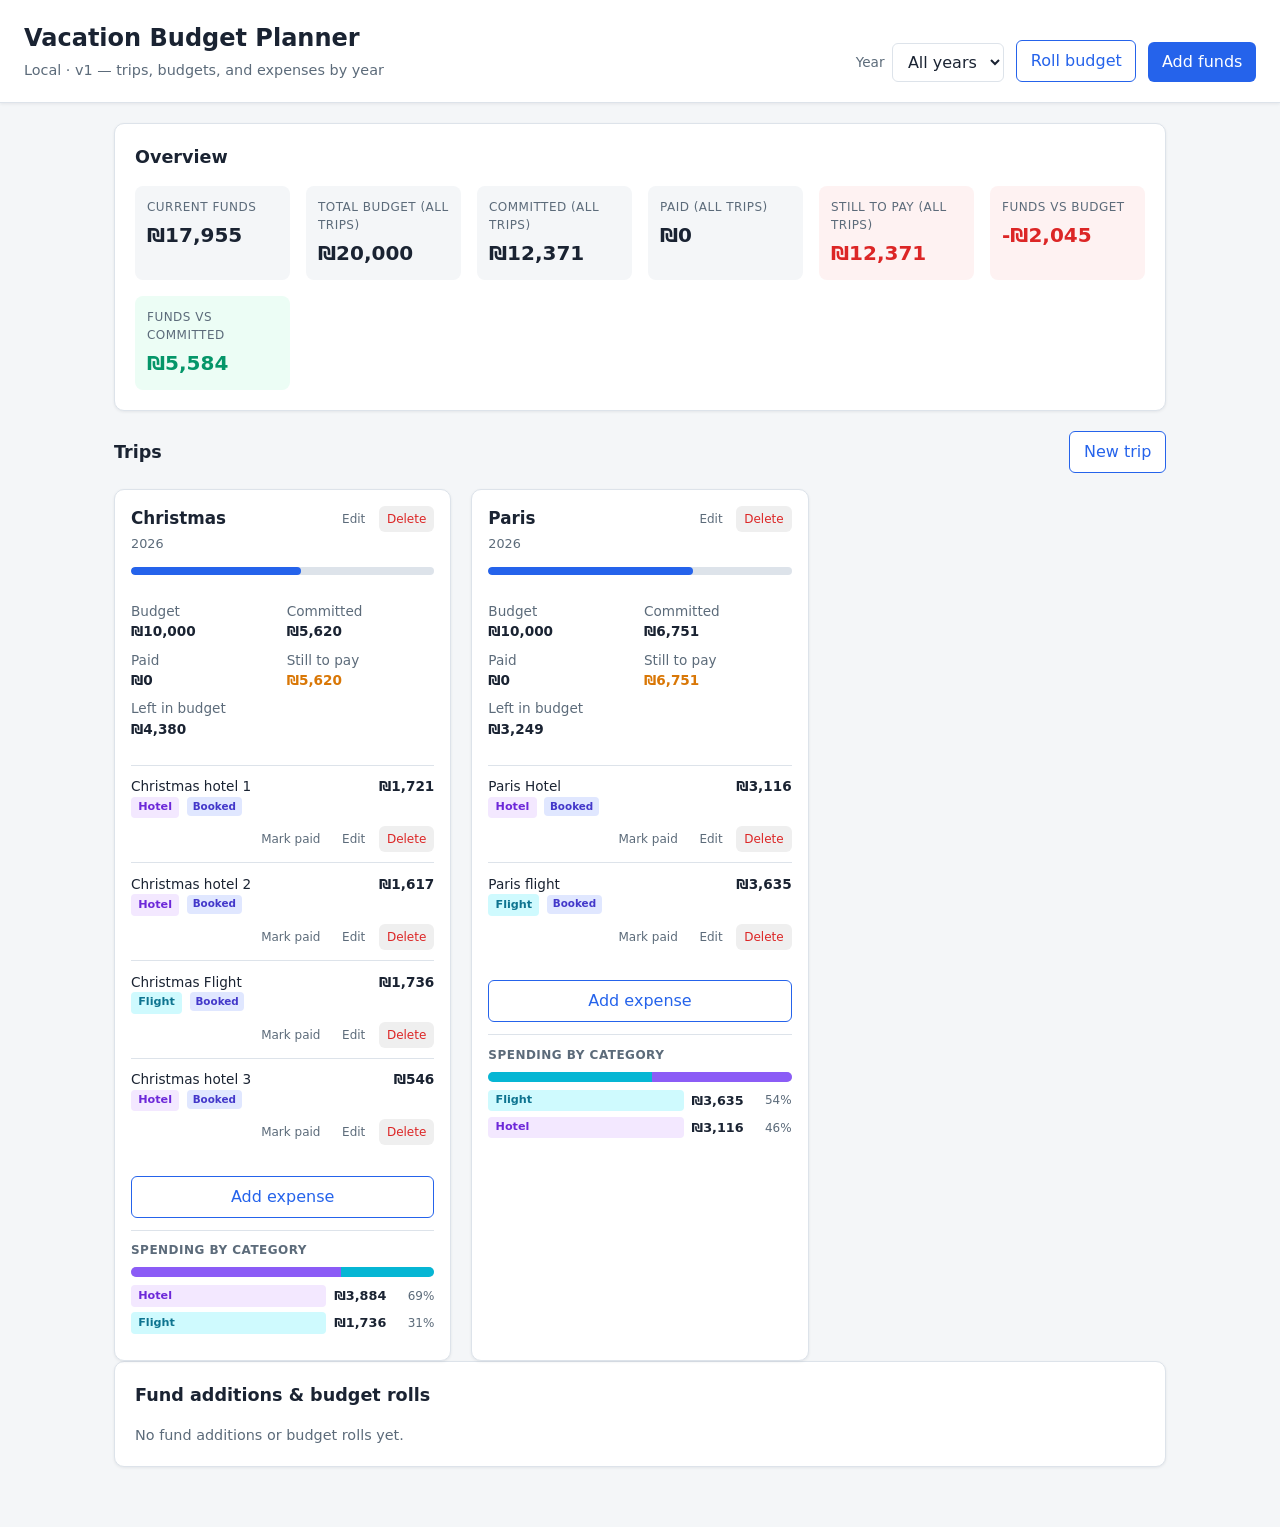
<file: archive/index.v1.html>
<!DOCTYPE html>
<html lang="en">
  <head>
    <meta charset="UTF-8" />
    <meta name="viewport" content="width=device-width, initial-scale=1.0" />
    <title>Vacation Budget Planner</title>
    <link rel="stylesheet" href="styles.css" />
  </head>
  <body>
    <header class="header">
      <div class="header__title">
        <h1>Vacation Budget Planner</h1>
        <p class="subtitle">Local · v1 — trips, budgets, and expenses by year</p>
      </div>
      <div class="header__controls">
        <label class="field field--inline">
          <span class="field__label">Year</span>
          <select id="year-filter" aria-label="Filter by year"></select>
        </label>
        <button type="button" id="btn-roll-budget" class="btn btn--secondary">
          Roll budget
        </button>
        <button type="button" id="btn-add-funds" class="btn btn--primary">
          Add funds
        </button>
      </div>
    </header>

    <main>
      <section class="panel panel--global" aria-labelledby="global-heading">
        <h2 id="global-heading" class="panel__heading">Overview</h2>
        <div id="global-stats" class="stats-grid"></div>
      </section>

      <section class="trips-section" aria-labelledby="trips-heading">
        <div class="trips-section__head">
          <h2 id="trips-heading" class="panel__heading">Trips</h2>
          <button type="button" id="btn-add-trip" class="btn btn--secondary">
            New trip
          </button>
        </div>
        <div id="trips-list" class="trips-grid"></div>
        <p id="trips-empty" class="empty-state" hidden>
          No trips for this year. Create one to start tracking.
        </p>
      </section>

      <section class="panel panel--history" aria-labelledby="funds-heading">
        <h2 id="funds-heading" class="panel__heading">Fund additions &amp; budget rolls</h2>
        <ul id="fund-history" class="history-list"></ul>
        <p id="fund-history-empty" class="empty-state" hidden>
          No fund additions or budget rolls yet.
        </p>
      </section>
    </main>

    <dialog id="dialog-funds" class="dialog">
      <form id="form-funds" method="dialog">
        <h3 class="dialog__title">Add to vacation funds</h3>
        <label class="field">
          <span class="field__label">Amount (₪)</span>
          <input type="number" name="amount" min="0.01" step="0.01" required />
        </label>
        <label class="field">
          <span class="field__label">Date</span>
          <input type="date" name="date" required />
        </label>
        <label class="field">
          <span class="field__label">Note (optional)</span>
          <input type="text" name="note" maxlength="200" />
        </label>
        <div class="dialog__actions">
          <button type="button" class="btn btn--ghost" data-dialog-close>
            Cancel
          </button>
          <button type="submit" class="btn btn--primary">Add</button>
        </div>
      </form>
    </dialog>

    <dialog id="dialog-trip" class="dialog">
      <form id="form-trip" method="dialog">
        <h3 class="dialog__title" id="trip-dialog-title">New trip</h3>
        <input type="hidden" name="tripId" />
        <label class="field">
          <span class="field__label">Trip name</span>
          <input type="text" name="name" required maxlength="80" />
        </label>
        <label class="field">
          <span class="field__label">Year</span>
          <input type="number" name="year" min="2000" max="2100" required />
        </label>
        <label class="field">
          <span class="field__label">Budget (₪)</span>
          <input type="number" name="budget" min="0" step="0.01" required />
        </label>
        <div class="dialog__actions">
          <button type="button" class="btn btn--ghost" data-dialog-close>
            Cancel
          </button>
          <button type="submit" class="btn btn--primary">Save</button>
        </div>
      </form>
    </dialog>

    <dialog id="dialog-roll" class="dialog dialog--wide">
      <form id="form-roll" method="dialog">
        <h3 class="dialog__title">Roll budget between years</h3>
        <p class="dialog__hint">
          Move unspent trip budget from one year to another. Source trip
          budgets are reduced; destination trip budgets or vacation funds
          increase.
        </p>
        <div class="roll-years">
          <label class="field">
            <span class="field__label">From year</span>
            <select name="fromYear" id="roll-from-year" required></select>
          </label>
          <label class="field">
            <span class="field__label">To year</span>
            <select name="toYear" id="roll-to-year" required></select>
          </label>
        </div>
        <div id="roll-preview" class="roll-preview" aria-live="polite"></div>
        <label class="field">
          <span class="field__label">Amount to roll (₪)</span>
          <input
            type="number"
            name="amount"
            id="roll-amount"
            min="0.01"
            step="0.01"
            required
          />
          <button type="button" id="roll-use-max" class="btn btn--small btn--ghost">
            Use all available
          </button>
        </label>
        <fieldset class="field fieldset">
          <legend class="field__label">Apply rolled amount to</legend>
          <label class="radio">
            <input type="radio" name="target" value="trips" checked />
            Trip budgets in destination year (split evenly)
          </label>
          <label class="radio">
            <input type="radio" name="target" value="funds" />
            Vacation funds (shared pool)
          </label>
        </fieldset>
        <label class="field">
          <span class="field__label">Date</span>
          <input type="date" name="date" required />
        </label>
        <label class="field">
          <span class="field__label">Note (optional)</span>
          <input type="text" name="note" maxlength="200" />
        </label>
        <div class="dialog__actions">
          <button type="button" class="btn btn--ghost" data-dialog-close>
            Cancel
          </button>
          <button type="submit" class="btn btn--primary" id="roll-submit">
            Roll budget
          </button>
        </div>
      </form>
    </dialog>

    <dialog id="dialog-expense" class="dialog">
      <form id="form-expense" method="dialog">
        <h3 class="dialog__title">Add expense</h3>
        <input type="hidden" name="tripId" />
        <input type="hidden" name="expenseId" />
        <label class="field">
          <span class="field__label">Description</span>
          <input type="text" name="label" required maxlength="120" />
        </label>
        <label class="field">
          <span class="field__label">Category</span>
          <select name="category" required>
            <option value="Hotel">Hotel</option>
            <option value="Flight">Flight</option>
            <option value="Food">Food</option>
            <option value="Transport">Transport</option>
            <option value="Activities">Activities</option>
            <option value="Other">Other</option>
          </select>
        </label>
        <label class="field">
          <span class="field__label">Amount (₪)</span>
          <input type="number" name="amount" min="0.01" step="0.01" required />
        </label>
        <label class="field">
          <span class="field__label">Date (optional)</span>
          <input type="date" name="date" />
        </label>
        <div class="dialog__actions">
          <button type="button" class="btn btn--ghost" data-dialog-close>
            Cancel
          </button>
          <button type="submit" class="btn btn--primary">Save</button>
        </div>
      </form>
    </dialog>

    <script src="app.js"></script>
  </body>
</html>
</file>
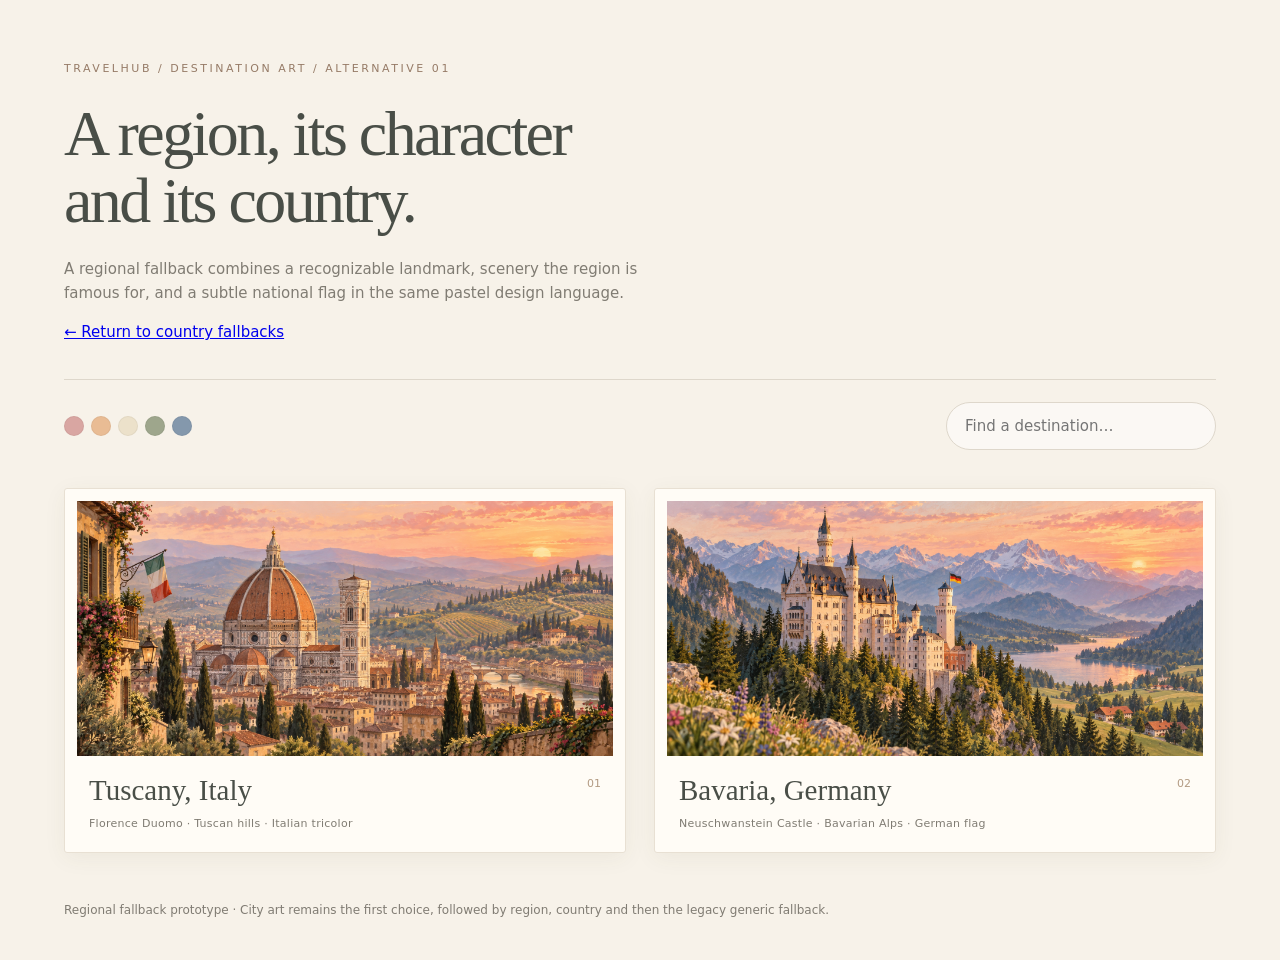
<file: design/blueprints/pastel/region-fallbacks.html>
<!doctype html><html lang="en"><head><meta charset="utf-8"><meta name="viewport" content="width=device-width,initial-scale=1">
<title>TravelHub · Regional fallback prototype</title><style>
:root{color-scheme:light;--paper:#f7f2e9;--ink:#494e47;--muted:#807c73;--line:#ded7cb}
*{box-sizing:border-box}body{margin:0;background:var(--paper);color:var(--ink);font:15px/1.6 system-ui,sans-serif}
header,main,footer{max-width:1440px;margin:auto;padding:0 5vw}header{padding-top:60px;padding-bottom:38px}.eyebrow{font-size:11px;letter-spacing:.23em;text-transform:uppercase;color:#967b67}h1{font:normal clamp(36px,5vw,72px)/1.06 Georgia,serif;letter-spacing:-.04em;max-width:800px;margin:22px 0}header p{max-width:620px;color:var(--muted)}.toolbar{display:flex;align-items:center;justify-content:space-between;gap:18px;margin-top:35px;border-top:1px solid var(--line);padding-top:22px}.swatches{display:flex;gap:7px}.swatches i{height:20px;width:20px;border-radius:50%;background:var(--c);border:1px solid #0000000b}input{background:#fff8;border:1px solid var(--line);border-radius:30px;padding:11px 18px;font:inherit;width:min(270px,60vw);color:var(--ink)}
.grid{display:grid;grid-template-columns:repeat(2,minmax(0,1fr));gap:34px 28px}.card{background:#fffcf6;padding:12px 12px 0;border:1px solid #e8e0d3;border-radius:3px;box-shadow:0 5px 22px #574b3410;overflow:hidden}.art{display:block;overflow:hidden;background:#eadbc9}.art img{display:block;width:100%;aspect-ratio:2.1;object-fit:cover;transition:transform .4s}.art:hover img{transform:scale(1.025)}.caption{display:flex;justify-content:space-between;gap:15px;padding:19px 12px}h2{font:normal 29px/1.1 Georgia,serif;margin:0 0 8px}.caption p{font-size:11px;letter-spacing:.025em;margin:0;color:var(--muted)}.number{font-size:11px;color:#b39b83}details{border-top:1px solid #eee6da;padding:10px 12px;font-size:11px;color:var(--muted)}summary{cursor:pointer}.original{display:block;width:100%;max-height:180px;margin:10px auto;background:#fff}footer{padding-top:48px;padding-bottom:40px;font-size:12px;color:var(--muted)}[hidden]{display:none!important}a:focus-visible,summary:focus-visible,input:focus-visible{outline:3px solid #9eaaa0;outline-offset:4px}@media(max-width:700px){.grid{grid-template-columns:1fr}header{padding-top:35px}.caption{padding:18px 6px}h1{font-size:43px}}@media(prefers-reduced-motion:reduce){.art img{transition:none}}
</style></head><body><header><div class="eyebrow">TravelHub / Destination art / Alternative 01</div><h1>A region, its character<br>and its country.</h1><p>A regional fallback combines a recognizable landmark, scenery the region is famous for, and a subtle national flag in the same pastel design language.</p><p><a href="country-fallbacks.html">← Return to country fallbacks</a></p><div class="toolbar"><div class="swatches" aria-label="Blush, apricot, cream, sage and slate palette"><i style="--c:#d9a6a2"></i><i style="--c:#e9bc94"></i><i style="--c:#ece1ca"></i><i style="--c:#9ea68c"></i><i style="--c:#8498ac"></i></div><input type="search" aria-label="Filter destinations" placeholder="Find a destination…"></div></header><main><div class="grid"><article class="card" data-name="tuscany, italy florence duomo · tuscan hills · italian tricolor">
      <a class="art" href="region-fallbacks/tuscany.png" target="_blank" aria-label="Open Tuscany, Italy regional fallback artwork"><img src="region-fallbacks/tuscany.png" alt="Pastel regional fallback illustration for Tuscany, Italy"></a>
      <div class="caption"><div><h2>Tuscany, Italy</h2><p>Florence Duomo · Tuscan hills · Italian tricolor</p></div><span class="number">01</span></div>
    </article>
<article class="card" data-name="bavaria, germany neuschwanstein castle · bavarian alps · german flag">
      <a class="art" href="region-fallbacks/bavaria.png" target="_blank" aria-label="Open Bavaria, Germany regional fallback artwork"><img src="region-fallbacks/bavaria.png" alt="Pastel regional fallback illustration for Bavaria, Germany"></a>
      <div class="caption"><div><h2>Bavaria, Germany</h2><p>Neuschwanstein Castle · Bavarian Alps · German flag</p></div><span class="number">02</span></div>
    </article></div><p id="empty" hidden>No matching destinations.</p></main><footer>Regional fallback prototype · City art remains the first choice, followed by region, country and then the legacy generic fallback.</footer><script>document.querySelector('input').addEventListener('input',e=>{let count=0;document.querySelectorAll('.card').forEach(c=>{c.hidden=!c.dataset.name.includes(e.target.value.trim().toLowerCase());if(!c.hidden)count++});document.getElementById('empty').hidden=count>0});</script></body></html>
</file>
<file: archive/styles.css>
:root {
  --bg: #f4f6f8;
  --surface: #ffffff;
  --text: #1a2332;
  --muted: #5c6b7a;
  --border: #dde3ea;
  --primary: #2563eb;
  --primary-hover: #1d4ed8;
  --danger: #dc2626;
  --danger-bg: #fef2f2;
  --success: #059669;
  --success-bg: #ecfdf5;
  --warn: #d97706;
  --radius: 10px;
  --shadow: 0 1px 3px rgba(26, 35, 50, 0.08);
  font-family:
    system-ui,
    -apple-system,
    "Segoe UI",
    Roboto,
    sans-serif;
}

*,
*::before,
*::after {
  box-sizing: border-box;
}

body {
  margin: 0;
  background: var(--bg);
  color: var(--text);
  line-height: 1.5;
}

.screen {
  min-height: 100vh;
  display: flex;
  align-items: center;
  justify-content: center;
  padding: 1.5rem;
}

.screen__card {
  max-width: 420px;
  background: var(--surface);
  border: 1px solid var(--border);
  border-radius: var(--radius);
  padding: 1.5rem;
  box-shadow: var(--shadow);
}

.screen__card h2 {
  margin: 0 0 0.75rem;
  font-size: 1.25rem;
}

.screen__card p {
  margin: 0 0 1rem;
  color: var(--muted);
  font-size: 0.9rem;
}

.screen__card code {
  font-size: 0.8rem;
  background: var(--bg);
  padding: 0.1rem 0.35rem;
  border-radius: 4px;
}

.screen__hint {
  margin-top: 1rem !important;
  margin-bottom: 0 !important;
  font-size: 0.85rem !important;
}

.welcome-summary {
  background: var(--bg);
  border: 1px solid var(--border);
  border-radius: 8px;
  padding: 0.75rem 1rem;
  margin-bottom: 1rem;
  font-size: 0.9rem;
}

.welcome-summary__title {
  margin: 0 0 0.5rem;
  font-weight: 600;
  font-size: 0.85rem;
}

.welcome-summary__list {
  margin: 0;
  padding-left: 1.1rem;
  color: var(--text);
}

.welcome-summary__list li {
  margin: 0.2rem 0;
}

.welcome-summary__note {
  margin: 0.5rem 0 0;
  font-size: 0.8rem;
  color: var(--muted);
}

.welcome-actions {
  display: flex;
  flex-direction: column;
  gap: 0.5rem;
}

.welcome-actions .btn--primary {
  width: 100%;
}

.share-bar {
  display: flex;
  flex-wrap: wrap;
  align-items: center;
  justify-content: space-between;
  gap: 0.75rem;
  padding: 0.65rem 1.5rem;
  background: #eff6ff;
  border-bottom: 1px solid #bfdbfe;
  font-size: 0.85rem;
}

.share-bar__text {
  margin: 0;
  flex: 1;
  min-width: 200px;
}

.share-bar__actions {
  display: flex;
  flex-wrap: wrap;
  align-items: center;
  gap: 0.5rem;
}

.sync-status {
  font-size: 0.8rem;
  color: var(--muted);
  min-width: 6rem;
}

.sync-status--ok {
  color: var(--success);
}

.sync-status--busy {
  color: var(--primary);
}

.sync-status--pending {
  color: var(--warn);
}

.sync-status--error {
  color: var(--danger);
}

.header {
  display: flex;
  flex-wrap: wrap;
  align-items: flex-end;
  justify-content: space-between;
  gap: 1rem;
  padding: 1.25rem 1.5rem;
  background: var(--surface);
  border-bottom: 1px solid var(--border);
  box-shadow: var(--shadow);
}

.header h1 {
  margin: 0;
  font-size: 1.5rem;
}

.subtitle {
  margin: 0.25rem 0 0;
  color: var(--muted);
  font-size: 0.9rem;
}

.header__controls {
  display: flex;
  flex-wrap: wrap;
  align-items: flex-end;
  gap: 0.75rem;
}

main {
  max-width: 1100px;
  margin: 0 auto;
  padding: 1.25rem 1.5rem 2.5rem;
}

.panel {
  background: var(--surface);
  border: 1px solid var(--border);
  border-radius: var(--radius);
  padding: 1.25rem;
  margin-bottom: 1.25rem;
  box-shadow: var(--shadow);
}

.panel__heading {
  margin: 0 0 1rem;
  font-size: 1.1rem;
}

.stats-grid {
  display: grid;
  grid-template-columns: repeat(auto-fit, minmax(140px, 1fr));
  gap: 1rem;
}

.stat {
  padding: 0.75rem;
  border-radius: 8px;
  background: var(--bg);
}

.stat__label {
  display: block;
  font-size: 0.75rem;
  text-transform: uppercase;
  letter-spacing: 0.04em;
  color: var(--muted);
  margin-bottom: 0.25rem;
}

.stat__value {
  font-size: 1.25rem;
  font-weight: 600;
}

.stat--warn {
  background: var(--danger-bg);
}

.stat--warn .stat__value {
  color: var(--danger);
}

.stat--ok {
  background: var(--success-bg);
}

.stat--ok .stat__value {
  color: var(--success);
}

.trips-section__head {
  display: flex;
  align-items: center;
  justify-content: space-between;
  gap: 1rem;
  margin-bottom: 1rem;
}

.trips-section__head .panel__heading {
  margin: 0;
}

.trips-grid {
  display: grid;
  grid-template-columns: repeat(auto-fill, minmax(300px, 1fr));
  gap: 1.25rem;
}

.trip-card {
  background: var(--surface);
  border: 1px solid var(--border);
  border-radius: var(--radius);
  padding: 1rem;
  box-shadow: var(--shadow);
  display: flex;
  flex-direction: column;
  gap: 0.75rem;
  overflow: hidden;
  isolation: isolate;
  position: relative;
}

.trip-card--over {
  border-color: #fca5a5;
  background: linear-gradient(to bottom, var(--danger-bg), var(--surface) 3rem);
}

.trip-card__head {
  display: flex;
  justify-content: space-between;
  align-items: flex-start;
  gap: 0.5rem;
}

.trip-card__title {
  margin: 0;
  font-size: 1.05rem;
}

.trip-card__year {
  font-size: 0.8rem;
  color: var(--muted);
  font-weight: normal;
}

.trip-card__actions {
  display: flex;
  gap: 0.35rem;
}

.progress {
  height: 8px;
  background: var(--border);
  border-radius: 4px;
  overflow: hidden;
}

.progress__bar {
  height: 100%;
  background: var(--primary);
  border-radius: 4px;
  transition: width 0.2s ease;
}

.progress__bar--over {
  background: var(--danger);
  width: 100% !important;
}

.trip-metrics {
  display: grid;
  grid-template-columns: repeat(3, 1fr);
  gap: 0.5rem;
  font-size: 0.85rem;
}

.trip-metrics--payment {
  grid-template-columns: repeat(2, 1fr);
}

.trip-metrics__due {
  color: var(--warn);
  font-weight: 600;
}

.trip-metrics dt {
  color: var(--muted);
  margin: 0;
}

.trip-metrics dd {
  margin: 0;
  font-weight: 600;
}

.over-badge {
  display: inline-block;
  font-size: 0.7rem;
  font-weight: 600;
  color: var(--danger);
  background: var(--danger-bg);
  padding: 0.15rem 0.45rem;
  border-radius: 4px;
  margin-top: 0.25rem;
}

.expense-list {
  list-style: none;
  margin: 0;
  padding: 0;
  border-top: 1px solid var(--border);
}

.btn-add-expense--card {
  width: 100%;
  margin-top: 0.5rem;
}

.expense-item {
  display: flex;
  flex-direction: column;
  gap: 0.5rem;
  padding: 0.65rem 0;
  border-bottom: 1px solid var(--border);
  font-size: 0.85rem;
}

.expense-item__row {
  display: flex;
  align-items: flex-start;
  justify-content: space-between;
  gap: 0.75rem;
}

.expense-item__info {
  flex: 1;
  min-width: 0;
}

.expense-item:last-child {
  border-bottom: none;
}

.expense-item--paid {
  background: var(--success-bg);
  margin: 0;
  padding: 0.65rem 0.35rem;
  border-radius: 6px;
  border-left: 3px solid var(--success);
}

.expense-item--paid .btn--ghost {
  color: var(--text);
  background: rgba(255, 255, 255, 0.9);
  border: 1px solid var(--border);
}

.expense-item--paid .btn--ghost:hover {
  background: #fff;
}

.expense-item__label {
  font-weight: 500;
}

.expense-item__paid-line {
  font-size: 0.75rem;
  color: var(--muted);
  margin-top: 0.15rem;
}

.payment-status {
  display: inline-block;
  font-size: 0.65rem;
  font-weight: 600;
  padding: 0.1rem 0.35rem;
  border-radius: 4px;
  margin-left: 0.25rem;
  vertical-align: middle;
}

.payment-status--planned {
  background: #f3f4f6;
  color: #6b7280;
}

.payment-status--booked {
  background: #e0e7ff;
  color: #4338ca;
}

.payment-status--paid {
  background: var(--success-bg);
  color: var(--success);
}

.payment-status--partial {
  background: #fef3c7;
  color: #b45309;
}

.expense-item__meta {
  color: var(--muted);
  font-size: 0.75rem;
}

.category-tag {
  display: inline-block;
  font-size: 0.7rem;
  font-weight: 600;
  padding: 0.15rem 0.45rem;
  border-radius: 4px;
  white-space: nowrap;
  background: var(--cat-bg, #f3f4f6);
  color: var(--cat-fg, #4b5563);
}

.category-tag[data-category="Hotel"] {
  --cat-bg: #f3e8ff;
  --cat-fg: #6d28d9;
}

.category-tag[data-category="Flight"] {
  --cat-bg: #cffafe;
  --cat-fg: #0e7490;
}

.category-tag[data-category="Food"] {
  --cat-bg: #ffedd5;
  --cat-fg: #c2410c;
}

.category-tag[data-category="Transport"] {
  --cat-bg: #d1fae5;
  --cat-fg: #047857;
}

.category-tag[data-category="Activities"] {
  --cat-bg: #fef3c7;
  --cat-fg: #b45309;
}

.category-tag[data-category="Other"] {
  --cat-bg: #f3f4f6;
  --cat-fg: #4b5563;
}

.category-breakdown {
  padding: 0.65rem 0;
  border-top: 1px solid var(--border);
}

.category-breakdown__title {
  margin: 0 0 0.5rem;
  font-size: 0.75rem;
  font-weight: 600;
  text-transform: uppercase;
  letter-spacing: 0.04em;
  color: var(--muted);
}

.category-breakdown__bar {
  display: flex;
  height: 10px;
  border-radius: 5px;
  overflow: hidden;
  background: var(--border);
  margin-bottom: 0.5rem;
}

.category-breakdown__segment {
  min-width: 2px;
  transition: width 0.2s ease;
  background: var(--cat-bar, #9ca3af);
}

.category-breakdown__segment[data-category="Hotel"] {
  --cat-bar: #8b5cf6;
}

.category-breakdown__segment[data-category="Flight"] {
  --cat-bar: #06b6d4;
}

.category-breakdown__segment[data-category="Food"] {
  --cat-bar: #f97316;
}

.category-breakdown__segment[data-category="Transport"] {
  --cat-bar: #10b981;
}

.category-breakdown__segment[data-category="Activities"] {
  --cat-bar: #eab308;
}

.category-breakdown__segment[data-category="Other"] {
  --cat-bar: #6b7280;
}

.category-breakdown__list {
  list-style: none;
  margin: 0;
  padding: 0;
  display: flex;
  flex-direction: column;
  gap: 0.35rem;
}

.category-breakdown__row {
  display: grid;
  grid-template-columns: 1fr auto auto;
  gap: 0.5rem;
  align-items: center;
  font-size: 0.8rem;
}

.category-breakdown__amount {
  font-weight: 600;
  color: var(--text);
}

.category-breakdown__pct {
  color: var(--muted);
  font-size: 0.75rem;
  min-width: 2.5rem;
  text-align: right;
}

.expense-item__amount {
  font-weight: 600;
  text-align: right;
}

.expense-item__actions {
  display: flex;
  flex-wrap: wrap;
  gap: 0.35rem;
  justify-content: flex-end;
  position: relative;
  z-index: 2;
  max-width: 100%;
}

.history-list {
  list-style: none;
  margin: 0;
  padding: 0;
}

.history-item {
  display: flex;
  justify-content: space-between;
  gap: 1rem;
  padding: 0.5rem 0;
  border-bottom: 1px solid var(--border);
  font-size: 0.9rem;
}

.history-item:last-child {
  border-bottom: none;
}

.history-item--roll strong {
  color: var(--primary);
}

.empty-state {
  color: var(--muted);
  font-size: 0.9rem;
  margin: 0;
}

.field {
  display: flex;
  flex-direction: column;
  gap: 0.35rem;
  margin-bottom: 0.85rem;
}

.field--inline {
  flex-direction: row;
  align-items: center;
  gap: 0.5rem;
  margin-bottom: 0;
}

.field__label {
  font-size: 0.85rem;
  font-weight: 500;
  color: var(--muted);
}

.field--inline .field__label {
  white-space: nowrap;
}

input,
select {
  font: inherit;
  padding: 0.5rem 0.65rem;
  border: 1px solid var(--border);
  border-radius: 6px;
  background: var(--surface);
  color: var(--text);
}

input:focus,
select:focus {
  outline: 2px solid var(--primary);
  outline-offset: 1px;
}

.btn {
  font: inherit;
  cursor: pointer;
  border: none;
  border-radius: 6px;
  padding: 0.5rem 0.85rem;
  font-weight: 500;
}

.btn--primary {
  background: var(--primary);
  color: #fff;
}

.btn--primary:hover {
  background: var(--primary-hover);
}

.btn--secondary {
  background: var(--surface);
  color: var(--primary);
  border: 1px solid var(--primary);
}

.btn--secondary:hover {
  background: #eff6ff;
}

.btn--ghost {
  background: transparent;
  color: var(--muted);
}

.btn--ghost:hover {
  background: var(--bg);
}

.btn--small {
  padding: 0.25rem 0.5rem;
  font-size: 0.75rem;
}

.btn--danger {
  color: var(--danger);
}

.btn--danger:hover {
  background: var(--danger-bg);
}

.dialog {
  border: none;
  border-radius: var(--radius);
  padding: 0;
  max-width: 400px;
  width: calc(100% - 2rem);
  box-shadow: 0 8px 30px rgba(26, 35, 50, 0.15);
}

.dialog--wide {
  max-width: 480px;
}

.dialog__hint {
  margin: 0 0 1rem;
  font-size: 0.85rem;
  color: var(--muted);
  line-height: 1.45;
}

.roll-years {
  display: grid;
  grid-template-columns: 1fr 1fr;
  gap: 0.75rem;
}

.roll-preview {
  background: var(--bg);
  border: 1px solid var(--border);
  border-radius: 8px;
  padding: 0.75rem;
  margin-bottom: 0.85rem;
  font-size: 0.85rem;
}

.roll-preview__title {
  margin: 0 0 0.5rem;
  font-weight: 600;
  font-size: 0.8rem;
}

.roll-preview__list {
  list-style: none;
  margin: 0;
  padding: 0;
}

.roll-preview__list li {
  display: flex;
  justify-content: space-between;
  gap: 0.5rem;
  padding: 0.25rem 0;
  border-bottom: 1px solid var(--border);
}

.roll-preview__list li:last-child {
  border-bottom: none;
}

.roll-preview__total {
  margin-top: 0.5rem;
  padding-top: 0.5rem;
  border-top: 1px solid var(--border);
  font-weight: 600;
}

.roll-preview--warn {
  background: var(--danger-bg);
  border-color: #fca5a5;
  color: var(--danger);
}

.fieldset {
  border: none;
  padding: 0;
  margin-bottom: 0.85rem;
}

.fieldset legend {
  margin-bottom: 0.5rem;
}

.radio {
  display: flex;
  align-items: flex-start;
  gap: 0.5rem;
  font-size: 0.9rem;
  margin-bottom: 0.4rem;
  cursor: pointer;
}

.radio input {
  margin-top: 0.2rem;
}

.dialog::backdrop {
  background: rgba(26, 35, 50, 0.4);
}

.dialog form {
  padding: 1.25rem;
}

.dialog__title {
  margin: 0 0 1rem;
  font-size: 1.1rem;
}

.dialog__actions {
  display: flex;
  justify-content: flex-end;
  gap: 0.5rem;
  margin-top: 0.5rem;
}

@media (max-width: 600px) {
  .header {
    padding: 1rem;
  }

  main {
    padding: 1rem;
  }

}
</file>
